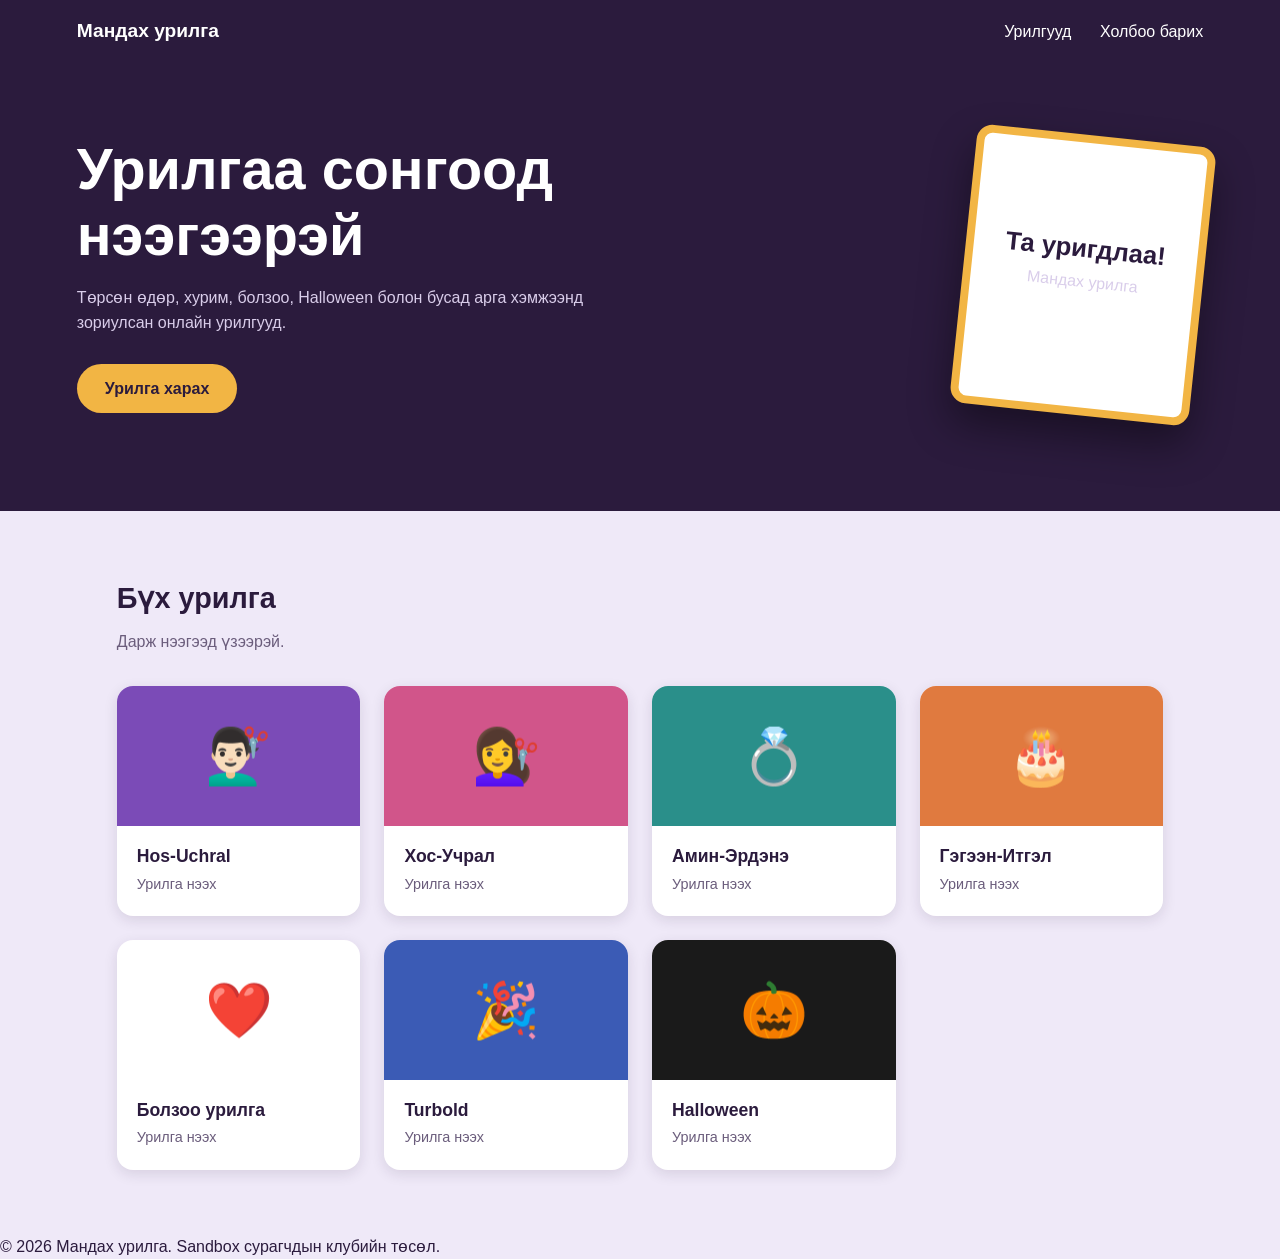
<file: index.html>
<!doctype html>
<html lang="en">

<head>
  <meta charset="UTF-8" />
  <meta name="viewport" content="width=device-width, initial-scale=1.0" />
  <title>MandakhUrilga</title>
  <link rel="stylesheet" href="indexStyle.css">
</head>

<body>
  <!-- Deed tses -->
   <header class="navbar">
      <div class="logo">Мандах урилга</div>
      <nav>
          <a href="#urilga">Урилгууд</a>
          <a href="#holboo">Холбоо барих</a>
      </nav>
   </header>

  <!-- Nuurn_heseg -->
    <section class="hero">
        <div class="hero-text">
            <h1>Урилгаа сонгоод нээгээрэй</h1>
            <p>Төрсөн өдөр, хурим, болзоо, Halloween болон бусад арга хэмжээнд зориулсан онлайн урилгууд.</p>
            <a class="btn" href="#urilga">Урилга харах</a>
        </div>
        <div class="hero-card">
          <strong>Та уригдлаа!</strong>
          <p>Мандах урилга</p>
        </div>
    </section>

  <!-- Урилгын жагсаалт  -->
   <main class="gallery" id="urilga">
    <h2>Бүх урилга</h2>
    <p>Дарж нээгээд үзээрэй.</p>

   <div class="grid">
      <a class="card" href="hosuchral.html">
        <div class="card-top sewleg">💇🏻‍♂️</div>
        <div class="card-body"><h3>Hos-Uchral</h3><span>Урилга нээх</span></div>
      </a>
    

      <a class="card" href="hosucral2.html">
        <div class="card-top sewleg2">💇‍♀️</div>
        <div class="card-body"><h3>Хос-Учрал</h3><span>Урилга нээх</span></div>
      </a>

      <a class="card" href="aminerdene.html">
        <div class="card-top hurim">💍</div>
        <div class="card-body"><h3>Амин-Эрдэнэ</h3><span>Урилга нээх</span></div>
      </a>

      <a class="card" href="gegeenitgel.html">
        <div class="card-top hb">🎂</div>
        <div class="card-body"><h3>Гэгээн-Итгэл</h3><span>Урилга нээх</span></div>
      </a>

      <a class="card" href="bolzoo-urilga%20(2).html">
        <div class="card-top bolzo">❤️</div>
        <div class="card-body"><h3>Болзоо урилга</h3><span>Урилга нээх</span></div>
      </a>

      <a class="card" href="HBurilga.html">
        <div class="card-top hb2">🎉</div>
        <div class="card-body"><h3>Turbold</h3><span>Урилга нээх</span></div>
      </a>

      <a class="card" href="halloweenParty.html">
        <div class="card-top halloween">🎃</div>
        <div class="card-body"><h3>Halloween</h3><span>Урилга нээх</span></div>
      </a>

  
    </div> 
  </main>

  <footer id="holboo">
    <p>© 2026 Мандах урилга. Sandbox сурагчдын клубийн төсөл.</p>
  </footer>
  

  <!-- <h1> Мандах Урилга</h1>
  <a href="hosuchral.html">Хос-Учрал</a><br>
  <a href="hosucral2.html">Hos-Uchral</a><br>
  <a href="aminerdene.html">Амин-Эрдэнэ</a><br>
  <a href="gegeenitgel.html">Гэгээн-Итгэл</a><br>
   <a href="bolzoo-urilga (2).html">Болзоо урилга</a><br>
   <a href="HBurilga.html">Turbold</a><br>
   <a href="halloweenParty.html">HALLOWEEN</a>
   -->

</body>

</html>
</file>
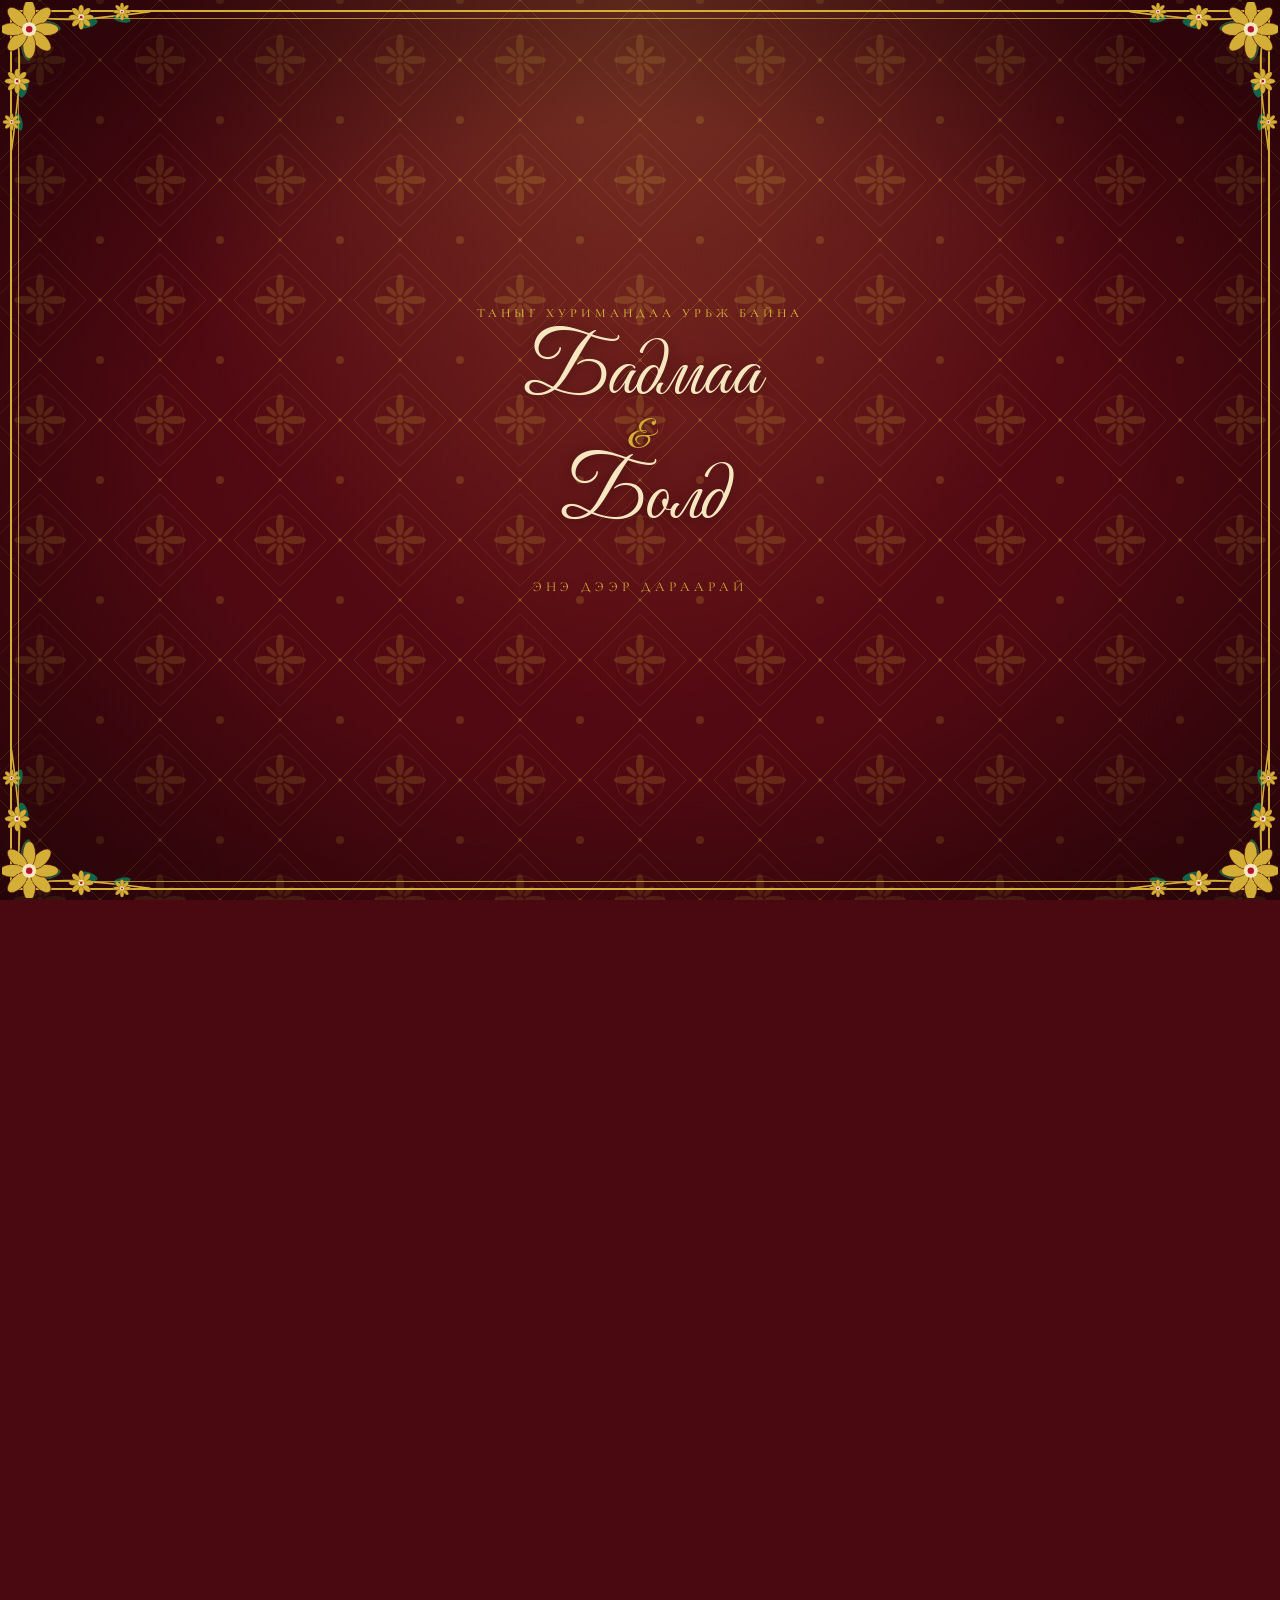
<file: aminerdene.html>
<!DOCTYPE html>
<html lang="en">

<head>
    <meta charset="utf-8">
    <meta name="viewport" content="width=device-width, initial-scale=1, viewport-fit=cover">
    <title>Hurimiin urilga</title>
    <link rel="preconnect" href="https://fonts.googleapis.com">
    <link rel="preconnect" href="https://fonts.gstatic.com" crossorigin>
    <link href="https://fonts.googleapis.com/css2?family=Cormorant+Garamond:ital,wght@0,400;0,500;0,600;1,400&family=Great+Vibes&display=swap" rel="stylesheet">
    <style>
        :root {
            --bg: #7a0f1a;
            --bg-deep: #4a0810;
            --text: #f6e7c1;
            --accent: #d4af37;
            --card: #5e0b14;
            --serif: "Cormorant Garamond", Georgia, "Times New Roman", serif;
            --script: "Great Vibes", "Snell Roundhand", "Brush Script MT", cursive;
            --pattern: url("data:image/svg+xml,%3Csvg xmlns='http://www.w3.org/2000/svg' width='120' height='120' viewBox='0 0 120 120'%3E%3Cg fill='none' stroke='%23d4af37' stroke-opacity='.24' stroke-width='1'%3E%3Cpath d='M60 0L120 60L60 120L0 60Z'/%3E%3Cpath d='M60 14L106 60L60 106L14 60Z' stroke-opacity='.14'/%3E%3Ccircle cx='60' cy='60' r='24' stroke-opacity='.12'/%3E%3C/g%3E%3Cg fill='%23d4af37' fill-opacity='.2'%3E%3Cellipse cx='60' cy='45' rx='4' ry='11'/%3E%3Cellipse cx='60' cy='75' rx='4' ry='11'/%3E%3Cellipse cx='45' cy='60' rx='11' ry='4'/%3E%3Cellipse cx='75' cy='60' rx='11' ry='4'/%3E%3Cg transform='rotate(45 60 60)'%3E%3Cellipse cx='60' cy='48' rx='2.5' ry='7'/%3E%3Cellipse cx='60' cy='72' rx='2.5' ry='7'/%3E%3Cellipse cx='48' cy='60' rx='7' ry='2.5'/%3E%3Cellipse cx='72' cy='60' rx='7' ry='2.5'/%3E%3C/g%3E%3Ccircle cx='60' cy='60' r='3.5'/%3E%3Ccircle cx='0' cy='0' r='4'/%3E%3Ccircle cx='120' cy='0' r='4'/%3E%3Ccircle cx='0' cy='120' r='4'/%3E%3Ccircle cx='120' cy='120' r='4'/%3E%3Ccircle cx='60' cy='0' r='2'/%3E%3Ccircle cx='60' cy='120' r='2'/%3E%3Ccircle cx='0' cy='60' r='2'/%3E%3Ccircle cx='120' cy='60' r='2'/%3E%3C/g%3E%3C/svg%3E");
            box-sizing: border-box;
        }

        @media (prefers-color-scheme: dark) {
            :root:not([data-theme="light"]) {
                --bg: #5e0b14;
                --bg-deep: #38060c;
                --text: #f6e7c1;
                --accent: #e6c35c;
                --card: #480810;
            }
        }

        :root[data-theme="dark"] {
            --bg: #5e0b14;
            --bg-deep: #38060c;
            --text: #f6e7c1;
            --accent: #e6c35c;
            --card: #480810;
        }

        html {
            scroll-padding-top: env(safe-area-inset-top, 0px);
        }

        html,
        body {
            height: 100%;
            margin: 0;
        }

        body {
            background-image:
                radial-gradient(ellipse at 50% 50%, transparent 50%, rgba(0, 0, 0, .5) 100%),
                radial-gradient(ellipse at 50% 0%, rgba(230, 195, 92, .22), transparent 55%),
                radial-gradient(ellipse at 50% 100%, rgba(230, 195, 92, .16), transparent 55%),
                var(--pattern),
                radial-gradient(ellipse at 50% 30%, var(--bg) 0%, var(--bg-deep) 100%);
            background-size: auto, auto, auto, 120px 120px, auto;
            background-repeat: no-repeat, no-repeat, no-repeat, repeat, no-repeat;
            background-position: center, center, center, center top, center;
            background-attachment: fixed;
            background-color: var(--bg-deep);
            color: var(--text);
            font-family: var(--serif);
            font-size: 1.15rem;
            scroll-snap-type: y proximity;
            overflow-y: auto;
        }

        body.locked {
            overflow: hidden;
        }

        section {
            position: relative;
            min-height: 100vh;
            min-height: 100svh;
            scroll-snap-align: start;
            display: flex;
            flex-direction: column;
            align-items: center;
            justify-content: center;
            text-align: center;
            padding: 4.5rem 2.2rem;
            box-sizing: border-box;
        }

        h1,
        h2 {
            font-weight: 400;
            margin: 0;
        }

        h2 {
            font-family: var(--script);
            font-size: clamp(2.4rem, 10vw, 3.4rem);
            color: var(--accent);
            margin-bottom: .2em;
        }

        p {
            max-width: 30ch;
            line-height: 1.55;
            margin: .35em 0;
        }

        .eyebrow {
            text-transform: uppercase;
            letter-spacing: .32em;
            font-size: .78rem;
            font-weight: 500;
            color: var(--accent);
        }

        .script {
            font-family: var(--script);
            color: var(--accent);
        }

        .names {
            font-family: var(--script);
            font-weight: 400;
            font-size: clamp(3.4rem, 17vw, 6rem);
            line-height: 1.05;
            margin: .15em 0;
            color: var(--text);
            text-shadow: 0 2px 14px rgba(0, 0, 0, .35);
        }

        .names .amp {
            display: block;
            font-size: .5em;
            color: var(--accent);
            line-height: 1;
        }

        .soft {
            font-style: italic;
            opacity: .9;
        }

        .big-date {
            text-transform: uppercase;
            letter-spacing: .22em;
            font-weight: 600;
            font-size: 1.05rem;
        }

        .divider {
            display: flex;
            align-items: center;
            justify-content: center;
            gap: .8rem;
            width: min(70vw, 300px);
            margin: 1.2rem auto;
        }

        .divider::before,
        .divider::after {
            content: "";
            flex: 1;
            height: 1px;
            background: linear-gradient(90deg, transparent, var(--accent));
        }

        .divider::after {
            background: linear-gradient(270deg, transparent, var(--accent));
        }

        .divider svg {
            width: 26px;
            height: 26px;
            flex: none;
        }

        .hint {
            position: absolute;
            bottom: 3.2rem;
            font-size: .75rem;
            letter-spacing: .3em;
            text-transform: uppercase;
            color: var(--accent);
            opacity: .7;
            animation: bob 2s ease-in-out infinite;
        }

        @keyframes bob {
            50% {
                transform: translateY(6px);
            }
        }

        .frame {
            position: fixed;
            inset: 0;
            z-index: 200;
            pointer-events: none;
        }

        .frame::before,
        .frame::after {
            content: "";
            position: absolute;
            border-style: solid;
            border-color: var(--accent);
        }

        .frame::before {
            inset: max(10px, env(safe-area-inset-top, 0px)) 10px 10px 10px;
            border-width: 2px;
            border-radius: 4px;
        }

        .frame::after {
            inset: max(18px, calc(env(safe-area-inset-top, 0px) + 8px)) 18px 18px 18px;
            border-width: 1px;
            opacity: .75;
        }

        .corner {
            position: absolute;
            width: min(34vw, 160px);
            height: min(34vw, 160px);
        }

        .corner.tl {
            top: 2px;
            left: 2px;
        }

        .corner.tr {
            top: 2px;
            right: 2px;
            transform: scaleX(-1);
        }

        .corner.bl {
            bottom: 2px;
            left: 2px;
            transform: scaleY(-1);
        }

        .corner.br {
            bottom: 2px;
            right: 2px;
            transform: scale(-1, -1);
        }

        .petal {
            fill: var(--accent);
            stroke: var(--bg-deep);
            stroke-width: 1;
        }

        .heart {
            fill: var(--text);
        }

        .dot {
            fill: #b3122b;
        }

        .leaf {
            fill: #0f6b4f;
            opacity: .95;
        }

        .vine {
            fill: none;
            stroke: var(--accent);
            stroke-width: 2;
            stroke-linecap: round;
        }

        .cover {
            position: fixed;
            inset: 0;
            z-index: 100;
            width: 100%;
            border: 0;
            margin: 0;
            padding: 2rem 1.5rem;
            box-sizing: border-box;
            display: flex;
            flex-direction: column;
            align-items: center;
            justify-content: center;
            text-align: center;
            color: var(--text);
            font-family: var(--serif);
            background-image:
                radial-gradient(ellipse at 50% 50%, transparent 50%, rgba(0, 0, 0, .5) 100%),
                radial-gradient(ellipse at 50% 0%, rgba(230, 195, 92, .22), transparent 55%),
                var(--pattern),
                radial-gradient(circle at 50% 40%, var(--card) 0%, var(--bg-deep) 80%);
            background-size: auto, auto, 120px 120px, auto;
            background-repeat: no-repeat, no-repeat, repeat, no-repeat;
            background-position: center, center, center top, center;
            background-color: var(--bg-deep);
            cursor: pointer;
            -webkit-tap-highlight-color: transparent;
            transition: opacity .9s ease, transform .9s ease, visibility .9s;
        }

        .cover .names {
            font-size: clamp(3rem, 15vw, 5rem);
        }

        .cover .tap {
            margin-top: 1.6rem;
            display: inline-block;
            color: var(--accent);
            text-transform: uppercase;
            letter-spacing: .32em;
            font-size: .85rem;
            animation: pulse 1.8s ease-in-out infinite;
        }

        @keyframes pulse {
            50% {
                opacity: .35;
                transform: scale(.97);
            }
        }

        .cover.open {
            opacity: 0;
            transform: scale(1.06);
            visibility: hidden;
            pointer-events: none;
        }

        .calendar {
            width: min(78vw, 300px);
            margin-top: 1.2rem;
            padding: .9rem .8rem 1rem;
            border-top: 1px solid var(--accent);
            border-bottom: 1px solid var(--accent);
        }

        .calendar .month {
            font-family: var(--script);
            font-size: 1.9rem;
            color: var(--accent);
            margin-bottom: .3rem;
        }

        .cal-grid {
            display: grid;
            grid-template-columns: repeat(7, 1fr);
            row-gap: .25rem;
            text-align: center;
            font-size: 1rem;
        }

        .cal-grid .dow {
            color: var(--accent);
            font-size: .7rem;
            letter-spacing: .1em;
            text-transform: uppercase;
            padding-bottom: .3rem;
        }

        .cal-grid .day {
            display: flex;
            align-items: center;
            justify-content: center;
            height: 2rem;
        }

        .cal-grid .day.wedding {
            position: relative;
            font-weight: 600;
            color: var(--bg-deep);
            z-index: 0;
        }

        .cal-grid .day.wedding::before {
            content: "";
            position: absolute;
            width: 2rem;
            height: 2rem;
            border-radius: 50%;
            background: var(--accent);
            box-shadow: 0 0 0 3px var(--bg-deep), 0 0 0 4px var(--accent);
            z-index: -1;
        }

        .timetable {
            width: min(82vw, 340px);
            margin-top: 1rem;
            padding: 1.2rem 1.2rem 1rem;
            border: 2px solid var(--accent);
            outline: 1px solid var(--accent);
            outline-offset: 4px;
            border-radius: 6px;
            background: rgba(0, 0, 0, .15);
        }

        .timetable h3 {
            font-family: var(--script);
            font-weight: 400;
            font-size: 2rem;
            color: var(--accent);
            margin: 0 0 .5rem;
        }

        .tt-row {
            display: grid;
            grid-template-columns: 5.2rem 1fr;
            gap: .8rem;
            align-items: baseline;
            padding: .5rem 0;
            border-top: 1px dotted var(--accent);
            text-align: left;
            font-size: 1.05rem;
        }

        .tt-row .time {
            color: var(--accent);
            font-weight: 600;
            letter-spacing: .04em;
            white-space: nowrap;
        }

        .photo-wide {
            width: min(82vw, 340px);
            aspect-ratio: 5 / 6;
            margin-top: 4rem;
            border: 2px solid var(--accent);
            outline: 1px solid var(--accent);
            outline-offset: 4px;
            border-radius: 6px;
            background: var(--card) center / cover no-repeat;
            display: flex;
            align-items: center;
            justify-content: center;
            color: var(--accent);
            font-size: .9rem;
            box-sizing: border-box;
        }

        .photo-wide.filled span {
            display: none;
        }

        .photos {
            display: flex;
            gap: 1.2rem;
            flex-wrap: wrap;
            justify-content: center;
            margin-top: .8rem;
        }

        .photo {
            width: min(38vw, 170px);
            aspect-ratio: 3 / 4;
            border-radius: 999px 999px 10px 10px;
            border: 2px solid var(--accent);
            outline: 1px solid var(--accent);
            outline-offset: 4px;
            background: var(--card) center / cover no-repeat;
            display: flex;
            align-items: center;
            justify-content: center;
            color: var(--accent);
            font-size: .9rem;
            padding: 1rem;
            box-sizing: border-box;
        }

        .photo.filled span {
            display: none;
        }

        .caption {
            margin-top: .8rem;
            font-family: var(--script);
            font-size: 1.8rem;
            color: var(--accent);
        }

        .swatches {
            display: flex;
            flex-wrap: wrap;
            justify-content: center;
            gap: .5rem .9rem;
            margin-top: .6rem;
            max-width: 24rem;
        }

        .sw {
            width: 4.2rem;
            text-align: center;
            font-size: .8rem;
            letter-spacing: .04em;
        }

        .sw i {
            display: block;
            width: 3rem;
            height: 3rem;
            margin: 0 auto .4rem;
            border-radius: 50%;
            border: 2px solid var(--accent);
            box-shadow: 0 2px 8px rgba(0, 0, 0, .35);
        }

        .sw.avoid i {
            background: linear-gradient(135deg, #fff 46%, #c0392b 46%, #c0392b 54%, #fff 54%);
        }

        .sw.avoid {
            opacity: .85;
        }

        .reveal {
            opacity: 0;
            transform: translateY(28px);
            transition: opacity .9s ease, transform .9s ease;
        }

        .reveal.visible {
            opacity: 1;
            transform: none;
        }

        .d1 {
            transition-delay: .15s;
        }

        .d2 {
            transition-delay: .3s;
        }

        .d3 {
            transition-delay: .45s;
        }

        @media (prefers-reduced-motion: reduce) {
            .reveal {
                opacity: 1;
                transform: none;
                transition: none;
            }

            .hint,
            .cover .tap {
                animation: none;
            }

            .cover {
                transition: opacity .2s ease, visibility .2s;
            }

            .cover.open {
                transform: none;
            }

            body {
                scroll-snap-type: none;
            }
        }
    </style>
</head>

<body class="locked">

    <svg width="0" height="0" style="position:absolute" aria-hidden="true">
        <defs>
            <symbol id="flower" viewBox="-50 -50 100 100">
                <g>
                    <ellipse class="petal" cx="0" cy="-26" rx="10" ry="20" />
                    <ellipse class="petal" cx="0" cy="-26" rx="10" ry="20" transform="rotate(45)" />
                    <ellipse class="petal" cx="0" cy="-26" rx="10" ry="20" transform="rotate(90)" />
                    <ellipse class="petal" cx="0" cy="-26" rx="10" ry="20" transform="rotate(135)" />
                    <ellipse class="petal" cx="0" cy="-26" rx="10" ry="20" transform="rotate(180)" />
                    <ellipse class="petal" cx="0" cy="-26" rx="10" ry="20" transform="rotate(225)" />
                    <ellipse class="petal" cx="0" cy="-26" rx="10" ry="20" transform="rotate(270)" />
                    <ellipse class="petal" cx="0" cy="-26" rx="10" ry="20" transform="rotate(315)" />
                    <circle class="heart" r="11" />
                    <circle class="dot" r="5" />
                </g>
            </symbol>
            <symbol id="garland" viewBox="0 0 200 200">
                <path class="vine" d="M12 12 C 60 28, 110 22, 185 12" />
                <path class="vine" d="M12 12 C 28 60, 22 110, 12 185" />
                <ellipse class="leaf" cx="62" cy="30" rx="12" ry="5" transform="rotate(20 62 30)" />
                <ellipse class="leaf" cx="108" cy="27" rx="12" ry="5" transform="rotate(-18 108 27)" />
                <ellipse class="leaf" cx="150" cy="21" rx="11" ry="4.5" transform="rotate(12 150 21)" />
                <ellipse class="leaf" cx="30" cy="62" rx="5" ry="12" transform="rotate(-20 30 62)" />
                <ellipse class="leaf" cx="27" cy="108" rx="5" ry="12" transform="rotate(18 27 108)" />
                <ellipse class="leaf" cx="21" cy="150" rx="4.5" ry="11" transform="rotate(-12 21 150)" />
                <use href="#flower" x="-6" y="-6" width="80" height="80" />
                <use href="#flower" x="82" y="2" width="34" height="34" />
                <use href="#flower" x="2" y="82" width="34" height="34" />
                <use href="#flower" x="138" y="0" width="24" height="24" />
                <use href="#flower" x="0" y="138" width="24" height="24" />
            </symbol>
        </defs>
    </svg>

    <div class="frame" aria-hidden="true">
        <svg class="corner tl"><use href="#garland" /></svg>
        <svg class="corner tr"><use href="#garland" /></svg>
        <svg class="corner bl"><use href="#garland" /></svg>
        <svg class="corner br"><use href="#garland" /></svg>
    </div>

    <button class="cover" id="cover" type="button" aria-label="Tap to open the invitation">
        <span class="eyebrow">Таныг хуримандаа урьж байна</span>
        <div class="names">Бадмаа <span class="amp">&amp;</span> Болд</div>
        <span class="tap">Энэ дээр дараарай</span>
    </button>

    <section>
        <p class="eyebrow reveal">Бидний онцгой мөч</p>
        <p class="soft reveal d1"> Аз жаргалын гэрч болж, баяр баясгалангийн мөчийг бидэнтэй хамт хуваалцана гэдэгт итгэн, Таныг хүрэлцэн ирэхийг хүндэтгэн хүсье.</p>
        <div class="names reveal d2">Бадмаа <span class="amp">&amp;</span> Болд</div>
        <div class="divider reveal d3"><svg aria-hidden="true"><use href="#flower" /></svg></div>
        <p class="big-date reveal d3">Бямба гараг · 6 сарын 12 · 2027</p>
        <span class="hint">доошоо</span>
    </section>

    <section>
        <h2 class="reveal">Аз жаргалтай хосууд</h2>
        <div class="photos reveal d1">
            <div>
                <div class="photo" id="photoBadma"><span>Зураг</span></div>
                <div class="caption">Бадмаа</div>
            </div>
            <div>
                <div class="photo" id="photoBold"><span>Зураг</span></div>
                <div class="caption">Болд</div>
            </div>
        </div>
    </section>

    <section>
        <h2 class="reveal">Хэзээ &amp; Хаана</h2>
        <div class="divider reveal d1"><svg aria-hidden="true"><use href="#flower" /></svg></div>
        <p class="big-date reveal d1">Бямба гараг, 6 сарын 12, 2027</p>
        <p class="reveal d2">Өдрийн 4 цагт</p>
        <div class="divider reveal d2"><svg aria-hidden="true"><use href="#flower" /></svg></div>
        <p class="script reveal d3" style="font-size:2rem;max-width:none">хаяг</p>
        <p class="reveal d3">энд хаяг оруулна</p>

        <div class="calendar reveal d3" aria-label="June 2027, the wedding is on Saturday the 12th">
            <div class="month">6 сар 2027</div>
            <div class="cal-grid">
                <div class="dow">Su</div><div class="dow">Mo</div><div class="dow">Tu</div><div class="dow">We</div><div class="dow">Th</div><div class="dow">Fr</div><div class="dow">Sa</div>
                <div></div><div></div>
                <div class="day">1</div><div class="day">2</div><div class="day">3</div><div class="day">4</div><div class="day">5</div>
                <div class="day">6</div><div class="day">7</div><div class="day">8</div><div class="day">9</div><div class="day">10</div><div class="day">11</div><div class="day wedding">12</div>
                <div class="day">13</div><div class="day">14</div><div class="day">15</div><div class="day">16</div><div class="day">17</div><div class="day">18</div><div class="day">19</div>
                <div class="day">20</div><div class="day">21</div><div class="day">22</div><div class="day">23</div><div class="day">24</div><div class="day">25</div><div class="day">26</div>
                <div class="day">27</div><div class="day">28</div><div class="day">29</div><div class="day">30</div>
            </div>
        </div>
    </section>

    <section>
        <h2 class="reveal">Хувцаслалт</h2>
        <p class="big-date reveal d1">Албан ёсны</p>
        <p class="soft reveal d1">Энэ өнгөнүүдээс сонгоорой<br>Цагаан өнгө болохгүй</p>
        <div class="swatches reveal d2">
            <div class="sw"><i style="background:navy"></i></div>
            <div class="sw"><i style="background:rgb(65, 3, 3)"></i></div>
            <div class="sw"><i style="background:lightblue"></i></div>
            <div class="sw"><i style="background:#1C0A00"></i></div>
            <div class="sw"><i style="background:#1e3a8a"></i></div>
            <div class="sw"><i style="background:#6b3fa0"></i></div>
            <div class="sw avoid"><i></i>Цагаан болохгүй</div>
        </div>

        <div class="timetable reveal d3">
            <h3>Цагийн хуваарь</h3>
            <div class="tt-row"><span class="time">3:30 PM</span><span>Хүлээн авалт</span></div>
            <div class="tt-row"><span class="time">4:00 PM</span><span>Хуримын ёслол</span></div>
            <div class="tt-row"><span class="time">4:45 PM</span><span>Зураг авалт &amp; Оргилуун дарс</span></div>
            <div class="tt-row"><span class="time">6:00 PM</span><span>Оройн зоог</span></div>
            <div class="tt-row"><span class="time">7:30 PM</span><span>Бүжиг</span></div>
            <div class="tt-row"><span class="time">8:30 PM</span><span>Баярын бялуу</span></div>
            <div class="tt-row"><span class="time">10:30 PM</span><span>Зочдыг үдэх</span></div>
        </div>

        <div class="photo-wide reveal d3" id="photoWide"><span>Зураг</span></div>
    </section>

    <!-- 5. Closing -->
    <section>
        <div class="divider reveal"><svg aria-hidden="true"><use href="#flower" /></svg></div>
        <p class="soft reveal d1">Таныг хүрэлцэн ирэхийг тэсэн ядан хүлээе</p>
    </section>

    <script>
        const io = new IntersectionObserver((entries) => {
            entries.forEach((e) => {
                if (e.isIntersecting) {
                    e.target.classList.add('visible');
                    io.unobserve(e.target);
                }
            });
        }, { threshold: 0.2 });

        const ANNA_PHOTO = "";
        const TOMAS_PHOTO = "";
        const WIDE_PHOTO = ""; 
        function setPhoto(id, src) {
            if (!src) return; // 
            const frame = document.getElementById(id);
            frame.style.backgroundImage = 'url("' + src + '")';
            frame.classList.add('filled');
        }
        setPhoto('photoAnna', ANNA_PHOTO);
        setPhoto('photoTomas', TOMAS_PHOTO);
        setPhoto('photoWide', WIDE_PHOTO);

        const cover = document.getElementById('cover');
        cover.addEventListener('click', () => {
            cover.classList.add('open');
            document.body.classList.remove('locked');
            window.scrollTo(0, 0);
            setTimeout(() => {
                document.querySelectorAll('.reveal').forEach((el) => io.observe(el));
            }, 250);
        }, { once: true });
    </script>
</body>

</html>
</file>
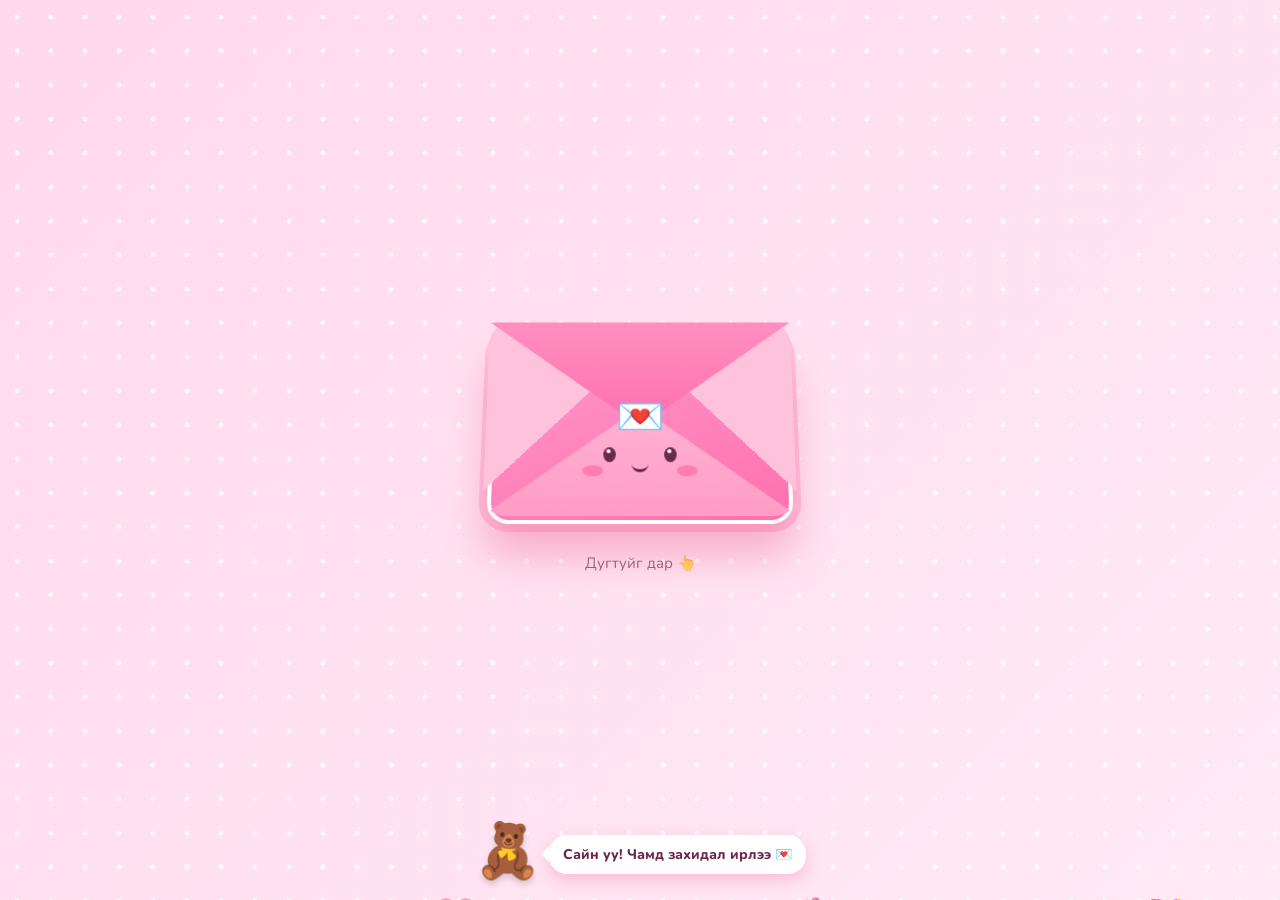
<file: bolzoo-urilga (2).html>
<!DOCTYPE html>
<html lang="mn">
<head>
<meta charset="UTF-8">
<meta name="viewport" content="width=device-width, initial-scale=1">
<link rel="preconnect" href="https://fonts.googleapis.com"><link href="https://fonts.googleapis.com/css2?family=Nunito:wght@600;800;900&family=Comfortaa:wght@700&display=swap" rel="stylesheet">
<title>Болзооны урилга 💌</title>
<style>
  /* ====== ЭНД ӨӨРИЙН МЭДЭЭЛЛЭЭ ӨӨРЧИЛНӨ (HTML доторх текстүүдийг өөрчил) ====== */
  :root { --pink:#ff7eb6; --pink2:#ffc2dc; --cream:#fff4f8; --red:#e8457c; --ink:#6b2a4a; }
  * { box-sizing:border-box; margin:0; padding:0; }
  html,body { height:100%; }
  body {
    font-family:"Segoe UI",system-ui,sans-serif; color:var(--ink);
    background: radial-gradient(circle at 20% 20%, #ffe3ef, transparent 50%),
                radial-gradient(circle at 80% 80%, #ffd0e6, transparent 50%), #ffeaf3;
    display:flex; align-items:center; justify-content:center; overflow:hidden;
    perspective:1200px;
  }
  .hearts { position:fixed; inset:0; pointer-events:none; overflow:hidden; }
  .hearts span { position:absolute; bottom:-40px; animation:rise linear infinite; opacity:.7; }
  @keyframes rise { to { transform:translateY(-110vh) rotate(40deg); opacity:0; } }

  .scene { transform-style:preserve-3d; transition:transform .15s ease-out; text-align:center; }
  .hint { margin-top:26px; font-size:15px; opacity:.7; animation:pulse 1.6s infinite; }
  @keyframes pulse { 50% { transform:scale(1.08); } }

  /* Дугтуй */
  .envelope { position:relative; width:300px; height:200px; margin:0 auto; cursor:pointer;
    transform-style:preserve-3d; transform:rotateX(18deg); animation:float 3s ease-in-out infinite; }
  @keyframes float { 50% { transform:rotateX(18deg) translateY(-12px); } }
  .env-back { position:absolute; inset:0; background:var(--pink); border-radius:14px;
    box-shadow:0 30px 40px rgba(232,69,124,.35), 0 0 0 3px #fff inset; }
  .env-front { position:absolute; inset:0; border-radius:14px; z-index:3; overflow:hidden;
    transform:translateZ(30px); pointer-events:none;
    background:
      linear-gradient(135deg, var(--pink2) 50%, transparent 50%) left/50% 100% no-repeat,
      linear-gradient(225deg, var(--pink2) 50%, transparent 50%) right/50% 100% no-repeat; }
  .env-front::after { content:""; position:absolute; left:0; right:0; bottom:0; height:55%;
    background:linear-gradient(0deg,#ff9cc6,#ffb3d3); clip-path:polygon(0 100%,50% 0,100% 100%); }
  .flap { position:absolute; left:0; top:0; width:100%; height:110px; z-index:4;
    transform-origin:top; transform:translateZ(31px); transition:transform .7s, z-index 0s .35s;
    background:linear-gradient(180deg,#ff8fc0,#ff6fae); clip-path:polygon(0 0,100% 0,50% 100%);
    filter:drop-shadow(0 4px 4px rgba(0,0,0,.15)); }
  .seal { position:absolute; left:50%; top:78px; z-index:5; transform:translate(-50%,0) translateZ(40px);
    font-size:34px; transition:opacity .3s; }
  .envelope.open .flap { transform:translateZ(31px) rotateX(180deg); z-index:1; }
  .envelope.open .seal { opacity:0; }
  .envelope.open { animation:none; }

  /* Карт */
  .card { position:absolute; left:15px; top:10px; width:270px; z-index:2;
    background:var(--cream); border-radius:16px; padding:22px 18px; text-align:center;
    box-shadow:0 10px 30px rgba(232,69,124,.3), 0 0 0 3px var(--pink2) inset;
    transform:translateZ(15px); transition:transform .9s .5s cubic-bezier(.3,1.4,.5,1); }
  .envelope.open .card { transform:translateZ(60px) translateY(calc(var(--lift,210px) * -1)) rotate(-2deg) scale(1.06); }
  .envelope.open.ready .card { transition:transform .5s cubic-bezier(.3,1.4,.5,1); }
  .card .emoji { font-size:42px; animation:bob 1.6s infinite; display:inline-block; }
  @keyframes bob { 50% { transform:translateY(-6px) rotate(8deg); } }
  .card h1 { font-size:22px; margin:6px 0; color:var(--red); }
  .card p { font-size:14px; line-height:1.5; margin:4px 0; }
  .info { margin:10px 0; padding:8px; background:#ffe3ef; border-radius:12px; font-size:14px; font-weight:600; }
  .btns { display:flex; gap:10px; justify-content:center; margin-top:10px; position:relative; height:42px; }
  button { border:0; border-radius:999px; padding:10px 20px; font-size:15px; font-weight:700; cursor:pointer;
    box-shadow:0 5px 0 rgba(0,0,0,.15); transition:transform .1s; }
  button:active { transform:translateY(3px); box-shadow:0 2px 0 rgba(0,0,0,.15); }
  .yes { background:var(--red); color:#fff; }
  .no { background:#fff; color:var(--ink); position:relative; }

  .envelope:not(.open) .card { pointer-events:none; }
  .envelope.open { margin-top:calc(var(--lift,210px) + 10px); transition:margin-top .5s; }
  .envelope.open .env-back, .envelope.open .env-front { filter:saturate(1.1); }

  .win { position:fixed; inset:0; display:none; align-items:center; justify-content:center; flex-direction:column;
    background:rgba(255,234,243,.95); z-index:50; text-align:center; font-size:26px; color:var(--red); font-weight:800; }
  .win .big { font-size:90px; animation:bob 1s infinite; }
  .win.show { display:flex; }

  .grid { display:grid; grid-template-columns:repeat(3,1fr); gap:8px; margin:10px 0; }
  .tile { background:#fff; border-radius:14px; padding:8px 2px; font-size:12px; font-weight:700; cursor:pointer;
    box-shadow:0 4px 0 var(--pink2); transition:transform .15s, background .15s; user-select:none; }
  .tile b { display:block; font-size:26px; }
  .tile:hover { transform:translateY(-4px) rotate(-3deg); }
  .tile.sel { background:var(--pink); color:#fff; box-shadow:0 4px 0 var(--red); transform:scale(1.08); }
  .chips { display:flex; flex-wrap:wrap; gap:6px; justify-content:center; margin:6px 0; }
  .chip { background:#fff; border-radius:999px; padding:6px 12px; font-size:13px; font-weight:700; cursor:pointer; box-shadow:0 3px 0 var(--pink2); }
  .chip.sel { background:var(--red); color:#fff; }
  .step { font-size:12px; opacity:.6; margin-bottom:2px; }
  .win { padding:20px; }
  .win small { font-size:16px; color:var(--ink); font-weight:500; margin-top:10px; line-height:1.6; }
  .win button { margin-top:16px; }

  /* ====== БҮҮР ХӨӨРХӨН ====== */
  body { font-family:"Nunito","Segoe UI",system-ui,sans-serif;
    background:
      radial-gradient(circle, rgba(255,255,255,.7) 2px, transparent 3px) 0 0/34px 34px,
      linear-gradient(135deg,#ffd9ec,#ffeaf6,#e8dcff,#d8f1ff,#ffd9ec);
    background-size:34px 34px,400% 400%; animation:bg 14s ease infinite; }
  @keyframes bg { 0%,100% { background-position:0 0,0% 50%; } 50% { background-position:0 0,100% 50%; } }
  h1 { font-family:"Comfortaa","Nunito",sans-serif; }

  .env-back { background:linear-gradient(160deg,#ff9ccb,#ff6fae); border-radius:22px; box-shadow:0 30px 40px rgba(232,69,124,.35),0 0 0 4px #fff inset,0 0 0 8px #ffc2dc; }
  .env-front { border-radius:22px; }
  .flap { filter:drop-shadow(0 5px 5px rgba(180,40,100,.25)); }
  .seal { font-size:38px; animation:beat 1.2s infinite; }
  @keyframes beat { 0%,100% { transform:translate(-50%,0) translateZ(40px) scale(1); } 50% { transform:translate(-50%,0) translateZ(40px) scale(1.2); } }

  /* Дугтуйн хөөрхөн царай */
  .face { position:absolute; left:50%; bottom:22px; transform:translateX(-50%) translateZ(45px); z-index:6; width:110px; height:46px; pointer-events:none; transition:opacity .3s; }
  .face i { position:absolute; top:4px; width:12px; height:15px; background:#6b2a4a; border-radius:50%; animation:blink 4s infinite; }
  .face i::after { content:""; position:absolute; top:2px; left:3px; width:4px; height:4px; background:#fff; border-radius:50%; }
  .face i:nth-child(1) { left:20px; } .face i:nth-child(2) { right:20px; }
  .face u { position:absolute; top:22px; width:20px; height:11px; background:#ff5c9a; border-radius:50%; opacity:.55; }
  .face u:nth-of-type(1) { left:0; } .face u:nth-of-type(2) { right:0; }
  .face em { position:absolute; left:50%; top:20px; width:16px; height:9px; margin-left:-8px; border-bottom:3px solid #6b2a4a; border-radius:0 0 16px 16px; }
  @keyframes blink { 0%,92%,100% { transform:scaleY(1); } 95% { transform:scaleY(.1); } }
  .envelope.open .face { opacity:0; }

  /* Карт */
  .card { border-radius:26px; background:linear-gradient(180deg,#fffafc,#fff0f6); box-shadow:0 12px 30px rgba(232,69,124,.3),0 0 0 4px #fff inset,0 0 0 7px #ffc2dc inset; }
  .card::before { content:"🎀"; position:absolute; top:-22px; left:50%; transform:translateX(-50%) rotate(-6deg); font-size:40px; filter:drop-shadow(0 3px 2px rgba(0,0,0,.15)); }
  .card h1 { text-shadow:0 2px 0 #fff, 0 3px 6px rgba(232,69,124,.25); }
  .card::after { content:"✨"; position:absolute; right:12px; top:12px; animation:twinkle 1.5s infinite; }
  @keyframes twinkle { 50% { transform:scale(1.5) rotate(20deg); opacity:.5; } }
  button { font-family:inherit; font-size:16px; border-radius:999px; box-shadow:0 5px 0 rgba(0,0,0,.15), 0 8px 14px rgba(232,69,124,.25); }
  .yes { background:linear-gradient(180deg,#ff7aa8,#e8457c); animation:wiggle 2s infinite; }
  .yes:disabled { animation:none; }
  @keyframes wiggle { 0%,85%,100% { transform:rotate(0); } 90% { transform:rotate(-4deg) scale(1.06); } 95% { transform:rotate(4deg) scale(1.06); } }
  .tile { border-radius:18px; } .tile.sel { animation:pop .4s; }
  @keyframes pop { 50% { transform:scale(1.25); } }
  .info { border:2px dashed #ff9cc6; background:#fff; }

  /* Баавгай */
  #mascot { position:fixed; bottom:12px; left:50%; transform:translateX(-50%); display:flex; align-items:flex-end; gap:8px; z-index:20; pointer-events:none; width:max-content; max-width:92vw; }
  #mascot .bear { font-size:54px; animation:hop 1.4s infinite; filter:drop-shadow(0 4px 3px rgba(0,0,0,.15)); }
  @keyframes hop { 0%,100% { transform:translateY(0) rotate(-4deg); } 50% { transform:translateY(-14px) rotate(4deg); } }
  #mascot .bubble { position:relative; background:#fff; border-radius:18px; padding:10px 14px; font-size:14px; font-weight:800; box-shadow:0 6px 16px rgba(232,69,124,.25); margin-bottom:14px; animation:bubble .4s; }
  #mascot .bubble::before { content:""; position:absolute; left:-8px; bottom:12px; border:8px solid transparent; border-right-color:#fff; border-left:0; }
  @keyframes bubble { from { transform:scale(.3); opacity:0; } }
  .win { background:linear-gradient(135deg,#ffe3ef,#e8dcff,#d8f1ff); }
  .win .big { font-size:110px; }
  .tile { display:flex; flex-direction:column; align-items:center; justify-content:center; min-height:62px; padding:6px 2px; line-height:1.15; }
  .tile b { font-size:24px; margin-bottom:2px; }
  .tile.sel::after { content:"💗"; position:absolute; top:-8px; right:-4px; font-size:15px; }
  .flap,.seal,.face { pointer-events:none; }
  .tile { position:relative; }
  .back { background:#fff; color:var(--ink); padding:10px 16px; }
  .info { line-height:1.7; font-size:13px; text-align:left; }
  /* ====== КАРТ: 3D-ээс гарсан, энгийн 2D (бүх товч найдвартай дардаг) ====== */
  .card { position:fixed; left:50%; top:50%; width:min(92vw,330px); z-index:30; transition:none;
    transform:translate(-50%,-50%); visibility:hidden; opacity:0; pointer-events:none; }
  .card.show { visibility:visible; opacity:1; pointer-events:auto; animation:rise .9s .45s cubic-bezier(.3,1.4,.5,1) both; }
  @keyframes rise { from { opacity:0; transform:translate(-50%,-10%) scale(.25) rotate(-10deg); } to { opacity:1; transform:translate(-50%,-50%) scale(1) rotate(0); } }
  #body { max-height:calc(100vh - 230px); overflow-y:auto; overflow-x:hidden; padding:8px 6px; }
  .scene { transition:transform .15s ease-out, opacity .7s; cursor:pointer; padding:30px; }
  .scene.gone { cursor:default; }
  .scene.gone { opacity:0; pointer-events:none; }
</style>
</head>
<body>
<div class="hearts" id="hearts"></div>

<div class="scene" id="scene">
  <div class="envelope" id="env">
    <div class="env-back"></div>
    <div class="env-front"></div>
    <div class="flap"></div>
    <div class="face"><i></i><i></i><u></u><u></u><em></em></div>
    <div class="seal">💌</div>
  </div>
  <div class="hint" id="hint">Дугтуйг дар 👆</div>
</div>

<div class="card" id="card"><div id="body"></div></div>

<div id="mascot"><div class="bear">🧸</div><div class="bubble" id="say">Сайн уу! Чамд захидал ирлээ 💌</div></div>

<div class="win" id="win"><div class="big">🥰</div><div id="winTxt"></div><button class="yes" id="copy">Мессеж хуулах 📋</button><button class="back" id="again">Дахин эхлэх 🔄</button></div>

<script>
  const env = document.getElementById('env'), hint = document.getElementById('hint');
  document.getElementById('scene').addEventListener('click', () => { if (env.classList.contains('open')) return; env.classList.add('open'); hint.style.display = 'none'; say('Оо! Уншаад үз дээ 🥰'); document.getElementById('card').classList.add('show'); setTimeout(() => scene.classList.add('gone'), 1800); });
  const say = t => { const b = document.getElementById('say'); b.textContent = t; b.style.animation='none'; b.offsetWidth; b.style.animation=''; };

  // 3D налуу (хулгана / утасны хөдөлгөөн)
  const scene = document.getElementById('scene');
  addEventListener('mousemove', e => {
    const x = (e.clientX / innerWidth - .5) * 24, y = (e.clientY / innerHeight - .5) * -24;
    scene.style.transform = `rotateY(${x}deg) rotateX(${y}deg)`;
  });

  // ====== АЛХАМУУД: хаана, юу хийх, юу идэх, яаж очих, хэзээ, хувцас ======
  const Q = [
    {t:'Хаана уулзах вэ? 📍', key:'place', multi:false, say:'Хаашаа явмаар байна? 🥺',
     o:[['☕','Кафе'],['🎬','Кино театр'],['🍕','Ресторан'],['🌳','Парк'],['🎳','Боулинг'],['🎤','Караоке'],['🧁','Амттангийн газар'],['🛍️','Дэлгүүр'],['🌄','Уул, байгаль']]},
    {t:'Юу хийх вэ? 🎈', sub:'олныг сонгож болно', key:'act', multi:true, say:'Олныг сонго, бүгдийг нь хийе 😆',
     o:[['🎬','Кино үзэх'],['📸','Зураг авах'],['🚶','Алхах'],['🎮','Тоглоом'],['🎶','Дуу сонсох'],['💬','Ярилцах'],['🎁','Бэлэг солилцох'],['🎡','Хөтөч, шоу'],['🤭','Хөгжилтэй юм']]},
    {t:'Юу идэж уух вэ? 🍰', sub:'олныг сонгож болно', key:'food', multi:true, say:'Өлсчихлөө, ам тангатай ирээрэй 🤤',
     o:[['☕','Кофе'],['🧋','Бубл ти'],['🥟','Бууз'],['🍕','Пицца'],['🍣','Суши'],['🍰','Амттан'],['🍦','Зайрмаг'],['🍜','Гоймон'],['🍓','Жимс']]},
    {t:'Яаж очих вэ? 🚗', key:'how', multi:false, say:'Замдаа аюулгүй шүү 🚦',
     o:[['🚗','Би очиж авна'],['🚕','Таксиор'],['🚌','Автобусаар'],['🚶','Алхаж'],['🛴','Скүүтерээр'],['🤷','Чи шийд']]},
    {t:'Ямар хувцастай вэ? 👗', key:'vibe', multi:false, say:'Юу өмсөхөө ярилцъя 👀',
     o:[['👕','Тухтай'],['🎀','Хөөрхөн'],['✨','Гоё, тансаг'],['🧸','Өөрийнхөөрөө']]},
  ];
  const steps = [Q[0], Q[1], Q[2], Q[3], 'when', Q[4]];
  const days = ['Баасан','Бямба','Ням','Даваа'];
  const times = ['12:00','14:00','17:00','19:00','21:00'];
  const pick = { place:'', act:[], food:[], how:'', vibe:'', day:'Бямба', time:'19:00' };
  const body = document.getElementById('body');
  const copyText = t => { try { if (navigator.clipboard && window.isSecureContext) return navigator.clipboard.writeText(t); } catch (e) {}
    const a = document.createElement('textarea'); a.value = t; a.style.cssText = 'position:fixed;opacity:0'; document.body.appendChild(a); a.select();
    try { document.execCommand('copy'); } catch (e) {} a.remove(); };
  const ico = (q, n) => (Q[q].o.find(x => x[1] === n) || [''])[0];
  const fit = () => {};
  

  document.getElementById('again').onclick = () => {
    Object.assign(pick, { place:'', act:[], food:[], how:'', vibe:'', day:'Бямба', time:'19:00' });
    document.getElementById('win').classList.remove('show'); document.getElementById('copy').textContent = 'Мессеж хуулах 📋'; step1();
  };

  function step1() { document.querySelectorAll('.no').forEach(x => x.remove());
    say('Сайн уу! Чамд захидал ирлээ 💌');
    body.innerHTML = `
      <div class="emoji">🧸💖</div>
      <h1>Чамайг болзоонд урьж байна!</h1>
      <p>Нэг л өдөр чамтай хамт цагийг<br>хөгжилтэй өнгөрүүлмээр байна 🌸</p>
      <div class="btns"><button class="yes" id="yes">Тэгье! 💕</button><button class="no" id="no">Үгүй 🙈</button></div>`;
    document.getElementById('yes').onclick = () => go(0);
    const no = document.getElementById('no');
    const sad = ['Яагаад үгүй гэж... 🥺','Гуйя, нэг л удаа 🥹','Баавгай уйлчихлаа 😭','Тэгье дээ 💕','Чи дарж чадахгүй 😝'];
    let n = 0;
    const flee = e => { e.preventDefault(); e.stopPropagation(); say(sad[n++ % sad.length]);
      if (no.parentElement !== document.body) document.body.appendChild(no); no.style.position='fixed'; no.style.zIndex=99;
      no.style.left = Math.random()*(innerWidth-100)+'px'; no.style.top = Math.random()*(innerHeight-50)+'px'; };
    no.onmouseenter = flee; no.ontouchstart = flee; no.onclick = flee;
    fit();
  }

  function go(i) { document.querySelectorAll('.no').forEach(x => x.remove());
    if (i >= steps.length) return summary();
    const st = steps[i], total = steps.length;
    const back = `<button class="back" id="back">←</button>`;
    const nextBtn = (dis) => `<button class="yes" id="next" ${dis ? 'disabled style="opacity:.5"' : ''}>Үргэлжлүүлэх →</button>`;
    if (st === 'when') {
      say('Ямар цагт чөлөөтэй вэ? ⏰');
      body.innerHTML = `
        <div class="step">${i+1} / ${total}</div>
        <h1>Хэзээ тохирох вэ? 🕖</h1>
        <p>Өдөр</p><div class="chips" id="d">${days.map(d => `<span class="chip ${d===pick.day?'sel':''}">${d}</span>`).join('')}</div>
        <p>Цаг</p><div class="chips" id="t">${times.map(t => `<span class="chip ${t===pick.time?'sel':''}">${t}</span>`).join('')}</div>
        <div class="btns">${back}${nextBtn(false)}</div>`;
      const bind = (id, key) => body.querySelectorAll('#'+id+' .chip').forEach(c => c.onclick = () => {
        body.querySelectorAll('#'+id+' .chip').forEach(x => x.classList.remove('sel'));
        c.classList.add('sel'); pick[key] = c.textContent; burst(c); });
      bind('d','day'); bind('t','time');
    } else {
      say(st.say);
      body.innerHTML = `
        <div class="step">${i+1} / ${total}${st.sub ? ' · ' + st.sub : ''}</div>
        <h1>${st.t}</h1>
        <div class="grid">${st.o.map(([e,n]) => `<div class="tile ${[].concat(pick[st.key]).includes(n)?'sel':''}" data-n="${n}"><b>${e}</b>${n}</div>`).join('')}</div>
        <div class="btns">${back}${nextBtn(![].concat(pick[st.key]).filter(Boolean).length)}</div>`;
      const nx = document.getElementById('next');
      body.querySelectorAll('.tile').forEach(t => t.onclick = () => {
        const n = t.dataset.n;
        if (st.multi) { const a = pick[st.key], k = a.indexOf(n); k < 0 ? a.push(n) : a.splice(k, 1); t.classList.toggle('sel'); }
        else { body.querySelectorAll('.tile').forEach(x => x.classList.remove('sel')); t.classList.add('sel'); pick[st.key] = n; }
        const has = [].concat(pick[st.key]).filter(Boolean).length > 0;
        nx.disabled = !has; nx.style.opacity = has ? 1 : .5; burst(t);
      });
    }
    document.getElementById('next').onclick = () => go(i + 1);
    const bk = document.getElementById('back'); if (bk) bk.onclick = () => i > 0 ? go(i - 1) : step1();
    fit();
  }

  function summary() {
    say('Бүгд бэлэн боллоо! 🎉');
    const lines = [
      `📍 ${ico(0,pick.place)} ${pick.place}`,
      `🎈 ${pick.act.map(a => ico(1,a)+' '+a).join(', ')}`,
      `🍰 ${pick.food.map(f => ico(2,f)+' '+f).join(', ')}`,
      `🚗 ${ico(3,pick.how)} ${pick.how}`,
      `📅 ${pick.day} · 🕖 ${pick.time}`,
      `👗 ${ico(4,pick.vibe)} ${pick.vibe}`,
    ];
    body.innerHTML = `
      <div class="emoji">🎉</div>
      <h1>Болзооны төлөвлөгөө</h1>
      <div class="info">${lines.join('<br>')}</div>
      <div class="btns"><button class="back" id="back">←</button><button class="yes" id="ok">Баталгаажуулах 💘</button></div>`;
    document.getElementById('back').onclick = () => go(steps.length - 1);
    document.getElementById('ok').onclick = () => {
      const msg = `Болзоо баталгаажлаа! 💘\n` + lines.join('\n');
      document.getElementById('winTxt').innerHTML = `Яг л мэдэж байсан!<br><small>${lines.join('<br>')}<br>Уулзъя 💘</small>`;
      document.getElementById('copy').onclick = e => { copyText(msg); e.target.textContent = 'Хуулагдлаа ✅'; };
      document.getElementById('win').classList.add('show');
      for (let i = 0; i < 30; i++) burst(document.body);
    };
    fit();
  }

  // Жижиг зүрхний дэлбэрэлт
  function burst(el) {
    const r = el.getBoundingClientRect ? el.getBoundingClientRect() : {left:innerWidth/2,top:innerHeight/2,width:0,height:0};
    for (let i=0;i<6;i++) {
      const s = document.createElement('span'); s.textContent = ['💖','✨','💕'][i%3];
      s.style.cssText = `position:fixed;left:${r.left+r.width/2}px;top:${r.top+r.height/2}px;z-index:99;pointer-events:none;font-size:18px;transition:all .8s ease-out;`;
      document.body.appendChild(s);
      requestAnimationFrame(() => { s.style.transform = `translate(${(Math.random()-.5)*160}px,${(Math.random()-.5)*160}px) scale(1.4)`; s.style.opacity = 0; });
      setTimeout(() => s.remove(), 900);
    }
  }
  step1();

  // Хулганы араас зүрх
  let last = 0;
  addEventListener('mousemove', e => { const t = Date.now(); if (t - last < 90) return; last = t;
    const s = document.createElement('span'); s.textContent = ['💗','✨','🌸'][Math.random()*3|0];
    s.style.cssText = `position:fixed;left:${e.clientX}px;top:${e.clientY}px;font-size:14px;pointer-events:none;z-index:98;transition:all .9s ease-out;`;
    document.body.appendChild(s);
    requestAnimationFrame(() => { s.style.transform = 'translateY(30px) scale(.4)'; s.style.opacity = 0; });
    setTimeout(() => s.remove(), 900); });

  // Хөвөх зүрхнүүд
  const h = document.getElementById('hearts'), icons = ['💖','💗','💕','🌸','✨','🧸'];
  for (let i = 0; i < 22; i++) {
    const s = document.createElement('span');
    s.textContent = icons[i % icons.length];
    s.style.left = Math.random() * 100 + '%';
    s.style.fontSize = 14 + Math.random() * 22 + 'px';
    s.style.animationDuration = 6 + Math.random() * 8 + 's';
    s.style.animationDelay = -Math.random() * 10 + 's';
    h.appendChild(s);
  }
</script>
</body>
</html>
</file>
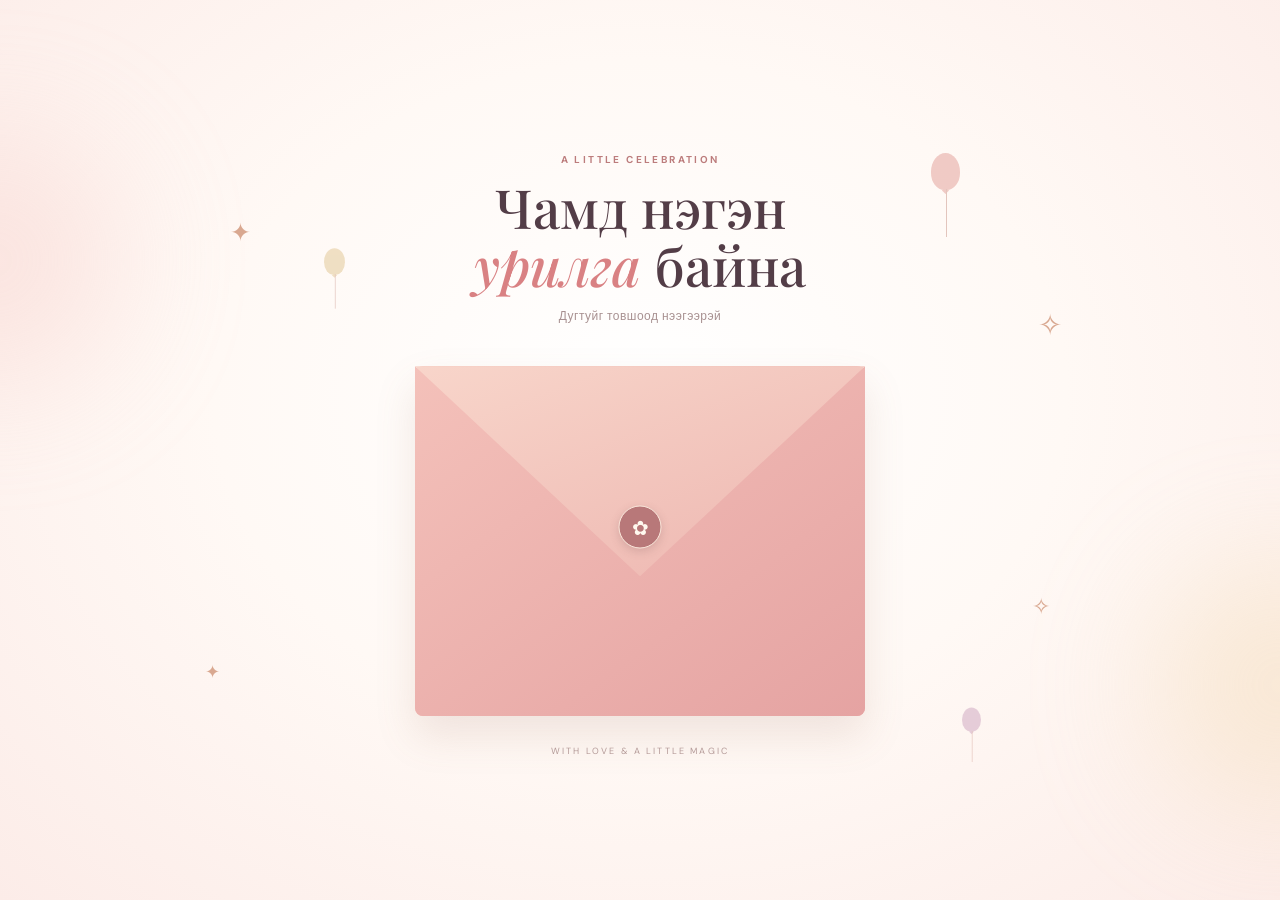
<file: gegeenitgel.html>
<!doctype html>
<html lang="mn">
<head>
  <meta charset="utf-8">
  <meta name="viewport" content="width=device-width, initial-scale=1">
  <meta name="theme-color" content="#fff5f1">
  <title>Төрсөн өдрийн урилга</title>
  <link rel="stylesheet" href="styledesign.css">
</head>
<body>
  <main class="scene">
    <div class="glow glow-one"></div><div class="glow glow-two"></div>
    <span class="sparkle sparkle-one">✦</span><span class="sparkle sparkle-two">✧</span>
    <span class="sparkle sparkle-three">✦</span><span class="sparkle sparkle-four">✧</span>
    <span class="balloon balloon-one"></span><span class="balloon balloon-two"></span>
    <span class="balloon balloon-three"></span>

    <header class="intro">
      <p class="eyebrow">A LITTLE CELEBRATION</p>
      <h1>Чамд нэгэн<br><em>урилга</em> байна</h1>
      <p class="hint">Дугтуйг товшоод нээгээрэй</p>
    </header>

    <input class="open-toggle" type="checkbox" id="open-invite">
    <section class="envelope-wrap" aria-label="Төрсөн өдрийн урилга">
      <div class="letter">
        <div class="letter-inner">
          <span class="letter-kicker">YOU ARE INVITED</span>
          <span class="tiny-flower">✿</span>
          <h2>Төрсөн өдрийн<br><em>баярт урья!</em></h2>
          <div class="divider"><span>✦</span></div>
          <p class="letter-copy" id="date">12-р сарын 31, 18:00</p>
          <p class="letter-copy">Инээд хөөр, дурсамж дүүрэн<br>нэгэн өдрийг хамтдаа өнгөрүүлье.</p>
          <p class="letter-footer">Хайртай шүү ♡</p>
            <div id="countdown"></div>
          <script>
            const eventDate = new Date("2026-12-31T18:00:00");
              const box = document.getElementById("countdown");

              setInterval(() => {
                const diff = eventDate - new Date();
                if (diff <= 0) {
                  box.textContent = "Арга хэмжээ эхэллээ!";
                  return;
                }
                const days = Math.floor(diff / (1000 * 60 * 60 * 24));
                const hours = Math.floor((diff / (1000 * 60 * 60)) % 24);
                const mins = Math.floor((diff / (1000 * 60)) % 60);
                const secs = Math.floor((diff / 1000) % 60);
                box.textContent = `${days} өдөр ${hours} цаг ${mins} мин ${secs} сек`;
              }, 1000);
          </script>
        </div>
      </div>
      <div class="envelope-back"></div>
      <div class="envelope-front"></div>
      <div class="envelope-flap"></div>
      <label class="seal" for="open-invite" aria-label="Урилгыг нээх"><span>✿</span></label>
      <label class="tap-area" for="open-invite" aria-label="Дугтуйг нээх"></label>
    </section>

    <p class="bottom-note">WITH LOVE & A LITTLE MAGIC</p>
    <div class="confetti" aria-hidden="true">
      <i>✦</i><i>✧</i><i>♥</i><i>✦</i><i>✿</i><i>✧</i><i>♥</i><i>✦</i><i>✧</i><i>✿</i>
    </div>
  </main>
</body>
</html>
</file>
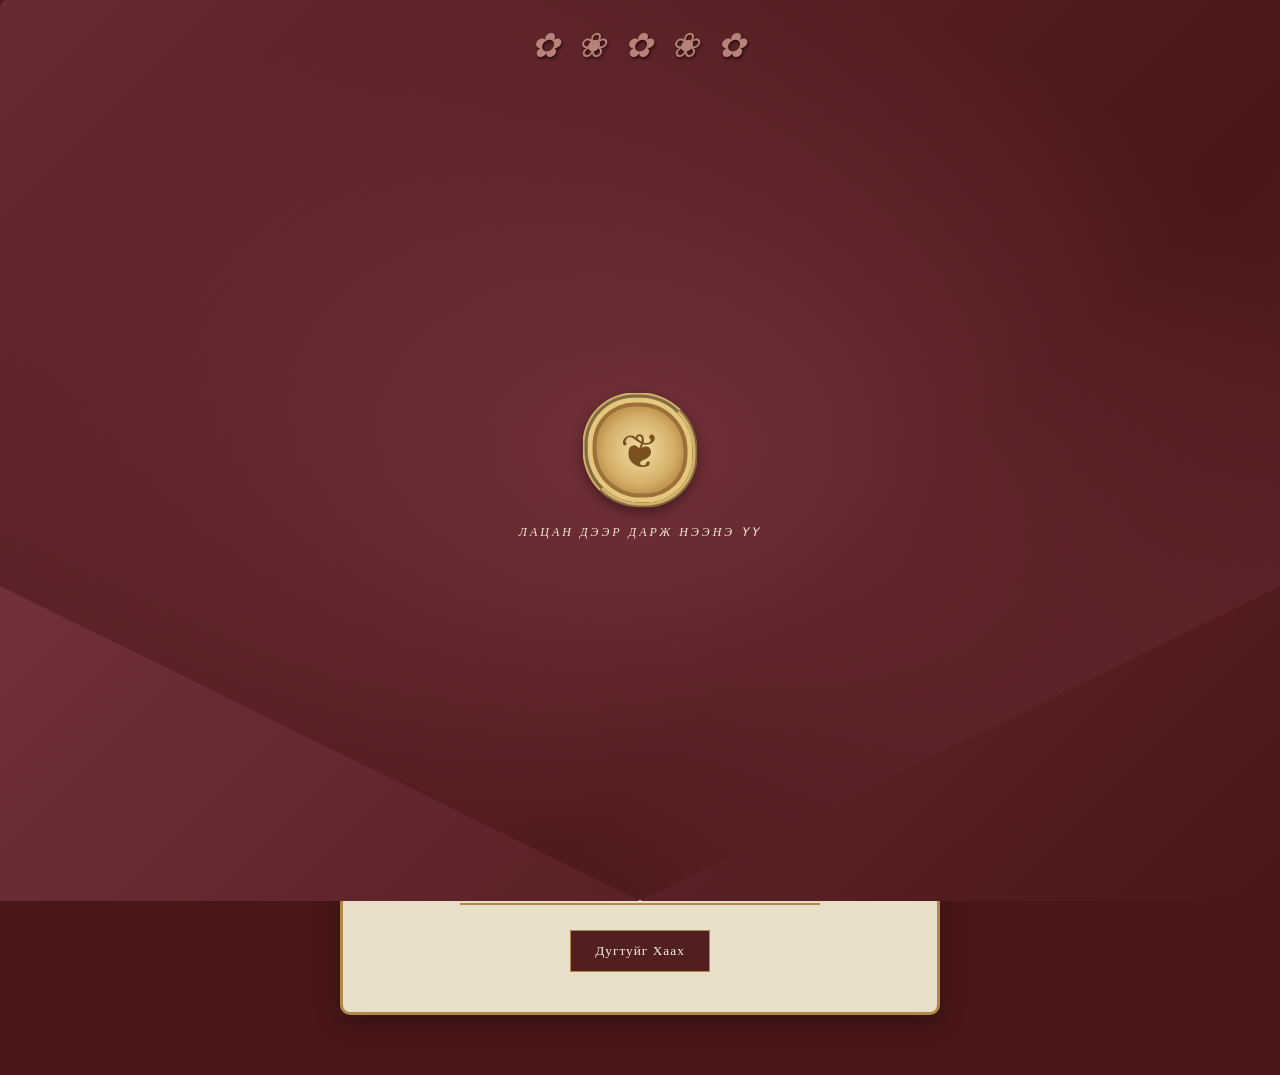
<file: HBurilga.html>
<!DOCTYPE html>
<html lang="mn">
<head>
    <meta charset="UTF-8">
    <title>Төрсөн өдрийн урилга</title>
    <link href="https://fonts.googleapis.com/css2?family=Great+Vibes&family=Playfair+Display&display=swap" rel="stylesheet">

    <style>
        * {
            box-sizing: border-box;
        }
        body {
            background-color: #4A1718;
            font-family: Georgia, serif;
            margin: 0;
            padding: 20px;
            min-height: 100vh;
        }
        .header {
            text-align: center;
            margin: 10px 0 25px;
            font-style: italic;
            color: #E9DECA;
        }
        header h1 {
            font-size: clamp(28px, 6vw, 42px);
        }
        .scene {
            width: 100%;
            max-width: 600px;
            margin: 0 auto;
            perspective: 1200px;
        }

        .invitation {
            background-color: #E9DECA;
            color: #511F20;
            max-width: 600px;
            margin: 40px auto;
            padding: 40px;
            text-align: center;
            border: 3px solid #B08A45;
            border-radius: 10px;
            box-shadow: 0 8px 25px #00000050;
            overflow: hidden;
            
        }

        h1 {
            color: #D5B16A;
            font-family: 'Great Vibes', cursive;
            font-size: clamp(42px, 9vw, 62px);
            font-weight: normal;
        }
        h2 {
           font-family: 'Playfair Display', serif;
           letter-spacing: 6px;
           color: #F7F0E4;
        }

        p {
            line-height: 1.8;
            color: #F7F0E4;
        }
        .gold-line {
            width: 70%;
            margin: 25px auto;
            border: 1px solid #B08A45;
        }
        .envelope-flap {
            position: absolute;
            inset: 0;
            z-index: 5;
            background:
                radial-gradient(ellipse at center, #713139, transparent 75%),
                linear-gradient(135deg, #672A31, #4A1718 65%, #672A31);
            transform-origin: top center;
            transform-style: preserve-3d;
            backface-visibility: hidden;
            transition: transform 1.3s ease, opacity 1s ease;
            border-radius: 7px;
        }
        .envelope-flap:after {
            content: "";
            position: absolute;
            left: 0;
            bottom: -1px;
            width: 100%;
            height: 35%;
            background: linear-gradient(135deg, #713139, #4A1718);
            clip-path: polygon(0 0, 50% 100%, 100% 0, 100% 100%, 0 100%);
        }
        .envelope-flap:before {
            content: "✿   ❀   ✿   ❀   ✿";
            position: absolute;
            top: 25px;
            left: 0;
            width: 100%;
            text-align: center;
            color: #B78378;
            font-size: clamp(20px, 5vw, 34px);
            letter-spacing: 5px;
            text-shadow: 1px 2px 3px #290d10;
        }
        .seal {
            
            position: absolute;
            z-index: 10;
            top: 50%;
            left: 50%;
            transform: translate(-50%, -50%);
            width: 115px;
            height: 115px;
            border-radius: 45% 50% 45% 50%;
            border: 5px ridge #D5B16A;
            background:
                radial-gradient(circle, #F5DDA0 0%, #D5B16A 45%,
                #A87834 75%, #E8C87E 100%);
            box-shadow:
                0 5px 12px #21090B80,
                inset 0 0 0 5px #E6C77E,
                inset 0 0 0 9px #9B7139;
            color: #79501F;
            font-size: 48px;
            cursor: pointer;
            display: flex;
            justify-content: center;
            align-items: center;
            transition: opacity .5s, transform .7s;
        }
    
        .seal:hover {
            transform: translate(-50%, -50%) scale(1.1);

        }
        .hint {
            position: absolute;
            z-index: 11;
            top: calc(50% + 75px);
            left: 0;
            width: 100%;
            text-align: center;
            color: #F2E7D5;
            font-size: 12px;
            letter-spacing: 3px;
            pointer-events: none;
        }
        .scene.open .envelope-flap {
            transform: rotateX(180deg);
            opacity: 0;
            pointer-events: none;
        }
        .scene.open .seal {
            opacity: 0;
            transform: translate(-50%, -50%) scale(1.7) rotate(30deg);
            pointer-events: none;
        }

        .scene.open .hint {
            opacity: 0;
        }
        .open-button {
            display: block;
            margin: 25px auto 0;
            padding: 12px 24px;
            color: #F7F0E4;
            background: #511F20;
            border: 1px solid #B08A45;
            cursor: pointer;
            font-family: Georgia, serif;
            letter-spacing: 1px;
        }

        .open-button:hover {
            background: #8F2528;
        }

        @media (max-width: 480px) {
            .invitation {
                padding: 35px 15px;
                min-height: 540px;
            }

            .seal {
                width: 95px;
                height: 95px;
                font-size: 40px;
            }
        }


    </style>
    <header style="text-align: center; margin-top: 20px; font-style: italic;">
        <h1 style="color: #E9DECA;">Төрсөн өдрийн урилга</h1>
        
        <div class = "invitation">
            
            <h1>You're Invited!</h1>
            <div class="gold-line"></div>
            <p>JOIN US TO CELEBRATE THE</p>
            <h2> BIRTHDAY </h2>
            <p> OF</p>
            <h1> Таны нэр </h1>
            <div class="gold-line"></div>
            <p>✿ &nbsp; ЦАГ &nbsp; ✿</p>
            <p> 9:00 PM</p>
            <p>✿ &nbsp; ОГНОО &nbsp; ✿</p>
            <p>2026 оны 12-р сарын 12</p>
            <div class="gold-line"></div>
            <p>✿ &nbsp; ХАЯГ &nbsp; ✿</p>
            <p>Shangri-La Hotel</p>
            <div class="gold-line"></div>
            <button class = "open-button" id="closeBtn">Дугтуйг Хаах</button>

        </div>
        <div class ="envelope-flap" id="flap"></div>
        <button class="seal" id="seal" aria-label="Урилгыг нээх">
          ❦
        </button>
        <div class="hint" id="hint"> ЛАЦАН ДЭЭР ДАРЖ НЭЭНЭ ҮҮ</div>

    </div>
    



        </div>
    <script>
        const scene = document.querySelector('.scene');
        const seal = document.getElementById('seal');
        const closeBtn = document.getElementById('closeBtn');
        seal.addEventListener('click', function() {
            scene.classList.add('open');
        });
        closeBtn.addEventListener('click', function() {
            scene.classList.remove('open');
        });
    </script>
    </header>
</head>

<body>
    
</body>
</html>
</file>
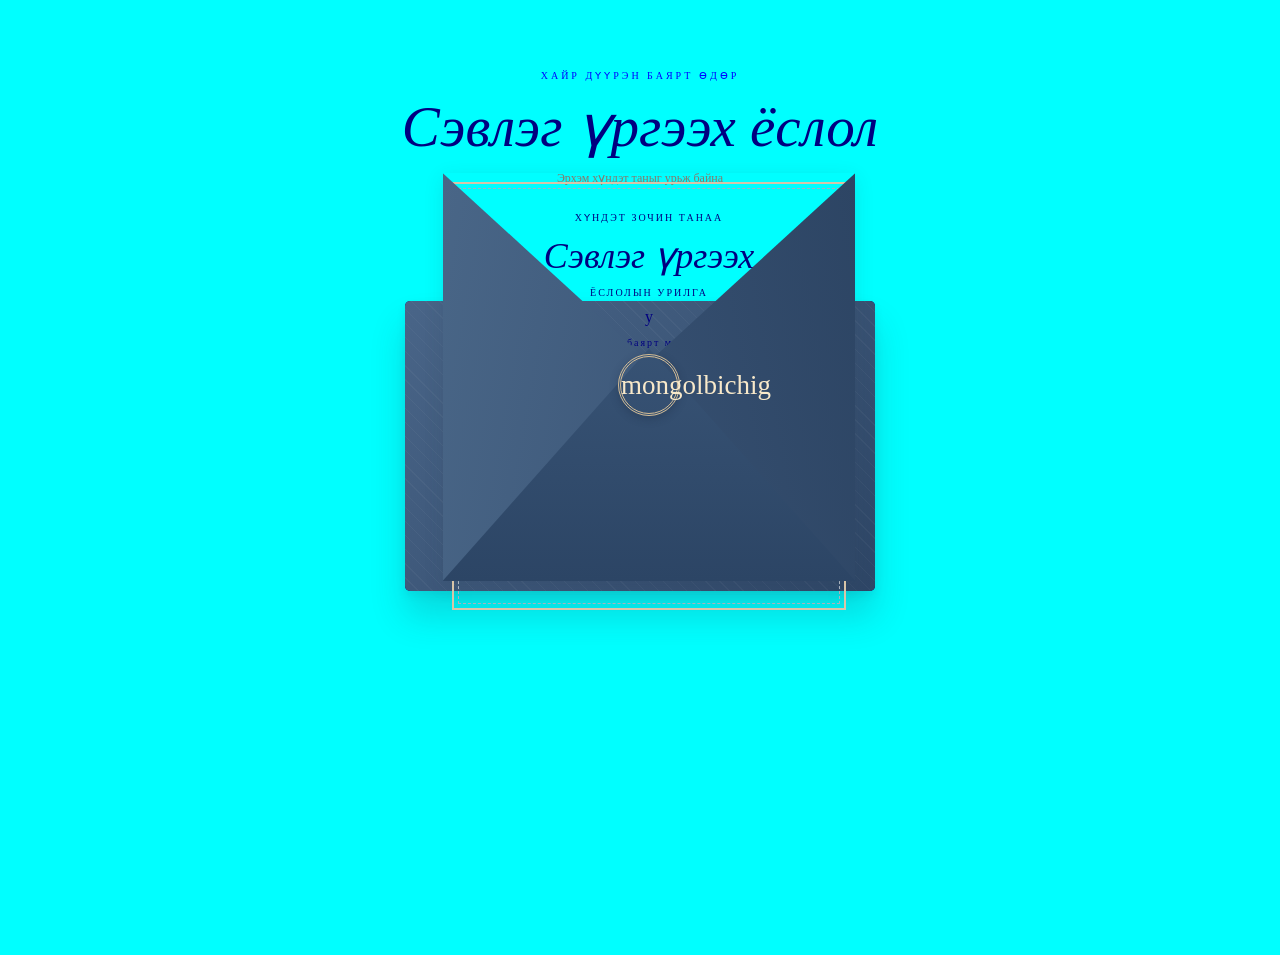
<file: hosuchral.html>
<!DOCTYPE html>
<html lang="en">

<head>
    <meta charset="UTF-8">
    <meta name="viewport" content="width=device-width, initial-scale=1.0">
    <title>Сэвлэг үргээх ёслолын урилга</title>
    <style>
        . {
            box-sizing: border-box;
        }

        html {
            scroll-behavior: smooth;
        }

        body {
            margin: 0;
            background: aqua;
            color: navy;
            font-family: Georgia, serif;

        }

        button {
            font-family: inherit;
        }

        .huudasniiorgon {
            width: 100%;
            max-width: 1100px;
            margin: auto;
            overflow: hidden;
            background: radial-gradient(circle at 10% 20%, #fffdf8, 0, transparent 40%),
                linear-gradient(180deg, #f9f2e8, #f3e7d8);

        }

        .ehniiheseg {
            position: relative;
            min-height: 850px;
            padding: 60px 20px 45px;
            text-align: center;
            overflow: hidden;
            background: radial gradient(circle at 0% 30%, #ffffff 0, transparent 35%),
                radial-gradient(circle at 100% 70%, #e4d8c7 0, transparent 35%);
        }

        .jijiggarchig {
            font-size: 10px;
            letter-spacing: 3px;
            color: blue;
        }

        .mongol {
            margin: 12px auto;
            font-size: 35px;
            color: blue;
        }


        .ehniiheseg h1 {
            margin: 12px 0 0;
            font-family: Georgia, serif;
            font-size: clamp(34px, 6vw, 57px);
            font-style: italic;
            font-weight: 400;
        }

        .welcome {
            margin: 12px 0 0;
            color: #87786b;
            font-size: 12px;
        }

        .dugtuiniibairlal {
            display: flex;
            justify-content: center;
            perspective: 1200px;
            padding: 0 12px;
        }

        .dugtui {
            position: absolute;
            isolation: isolate;
            width: min(86vw, 470px);
            height: 290px;
            margin-top: 115px;
            background: navy;
            border-radius: 5px;
            box-shadow: 0 25px 35px #263b5230,
                0 4px 10px #263b5215;
        }

        .dugtuiniiariinheseg {
            position: absolute;
            inset: 0;
            z-index: 0;
            border-radius: 5px;
            background: repeating-linear-gradient(45deg,
                    transparent 0 9px,
                    #ffffff09 9px 10px),
                linear-gradient(135deg, #496588, #2e4666);
        }

        .urilgiindotorcard {
            position: absolute;
            z-index: 2;
            left: 8%;
            bottom: 10px;
            width: 84%;
            height: 390px;
            padding: 9px;
            background: var(--paper);
            box-shadow: 0 5px 18px #293c5220;
            transition: transform 1.2s ease,
                bottom 1.2s ease;
        }

        .cardniihuree {
            position: relative;
            height: 100%;
            padding: 17px 12px;
            border: 2px solid #d8c5a8;
            outline: 1px dashed #a9b2bd;
            outline-offset: -7px;
            background: radial-gradient(circle at 0 0,
                    #e7edf4 0,
                    transparent 25%),
                var(--paper);
        }

        .cardniihuree::before,
        .cardniihuree::before {
            content: "";
            position: absolute;
            color: var(--blue);
            font-size: 21px;
            opacity: 0.75;
        }

        .cardniihuree::before {
            top: 5px;
            left: 10px;
        }

        .cardniihuree::after {
            right: 10px;
            bottom: 5px;
        }

        .cardniibichwer {
            margin: 3px 0 8px;
            font-size: 9px;
            letter-spacing: 2px;
        }

        .chimeglel {
            margin: 4px;
            color: var(--gold);
            font-size: 24px;
        }

        .cardniihuree h2 {
            margin: 0;
            font-family: "Cormorant Garamond", Georgia, serif;
            font-size: clamp(25px, 5vw, 36px);
            font-weight: 400;
            font-style: italic;
        }

        .cardniihuree h3 {
            margin: 4px, 0;
            font-size: 10px;
            letter-spacing: 2px;
            font-weight: 400;
        }

        .divider {
            /*Tusgaarlagch*/
            margin: 8px auto;
            color: var(--gold);

        }

        .cardniibichwer {
            max-width: 300px;
            margin: 8px auto;
            font-size: 10px;
            line-height: 1.8;
            color: var(--text);
        }

        .huuhdiinner {
            margin: 9px auto;
            font-family: "Cormorant Garamond", Georgia, serif;
            font-size: 29px;
            font-style: italic;
            color: var(--blue);

        }

        .card-date,
        .card-time,
        .card-place {
            margin: 5px 0;
            font-size: 10px;
            color: var(--text);
        }

        .gerbuliinner {
            margin-top: 8px;
            font-size: 9px;
            font-styles: italic;
        }

        .bottom-ornament {
            font-size: 20px;
        }

        /*Dugtuinii hajuu*/
        .fold-left,
        .fold-right,
        .fold-bottom,

        .dugtuindeedhawtas {
            /*Dugtuin deed hawtas*/
            position: absolute;
            inset: 0;
            pointer-events: none;
        }

        .fold-left {
            z-index: 3;
            background: linear-gradient(100deg, #496687, #354e70);
            clip-path: polygon(0 0, 54% 50%, 0 100%);
        }

        .fold-right {
            z-index: 3;
            background: linear-gradient(260deg, #2d4564, #3d587b);
            clip-path: polygon(100% 0, 46% 50%, 100% 100%);
        }

        .fold-bottom {
            z-index: 4;
            background: linear-gradient(0deg, #2c4565, #405d80);
            clip-path: polygon(0 100%, 50% 43%, 100% 100%);
        }

        .dugtuiniideedhawtas {
            z-index: 6;
            background: repeating-linear-gradient(135deg,
                    transparent 0 10px,
                    #ffffff08 10px 11px),
                linear-gradient(145deg,
                    #4c698c,
                    #304968);
            clip-path: polygon(0 0, 100% 0, 50% 65%);
            transform-orign: top center;
            transition: transform 0.85s case;
            backface-visibility: hidden;
        }

        /*Dugtuinii tor*/
        .dugtuiniitor {
            content: "";
            position: absolute;
            z-index: 5;
            left: 2%;
            top: 5%;
            width: 96%;
            height: 90%;
            border: 1px solid #d8c4ac;
            pointer-events: none;
            opacity: 0.75;
        }

        .lats {
            position: absolute;
            z-index: 7;
            top: 52%;
            left: 50%;
            width: 56px;
            height: 56px;
            display: grid;
            place-items: center;
            transform: translate(-50%, -50%);
            border: 3px double #d4bd96;
            border-radius: 50%;
            background: radial-gradient(circe, #6f8eae, #304968);
            box-shadow: 0 3px 8px #192b4050;
            color: #f8e9ca;
            font-size: 27px;
            transition: opacity 0.3s;

        }

        .dugtuigneehuyd {
            transform: rotateX(180deg);
            z-index: 1;
        }
    </style>
</head>

<body>
    <main class="website">
        <!--ЭХНИЙ ХЭСЭГ:ДУГТУЙ-->
        <section class="ehniiheseg">
            <p class="jijiggarchig">ХАЙР ДҮҮРЭН БАЯРТ ӨДӨР</p>
            <div class="mongol"></div>
            <h1> Сэвлэг үргээх ёслол</h1>
            <p class="welcome">Эрхэм хүндэт таныг урьж байна</p>
            <!--Дугтуйн зураглал-->
            <div class="dugtuiniibairlal">
                <div class="dugtui" id="dugtui">
                    <!--Дугтуйн арын хэсэг -->
                    <div class="dugtuiniiariinheseg"> </div>
                    <article class="urilgiindotorcard">
                        <div class="cardniihuree">
                            <p class="cardniibichwer">ХҮНДЭТ ЗОЧИН ТАНАА</p>
                            <div class="chimeglel"> </div>
                            <h2>Сэвлэг үргээх</h2>
                            <h3> ЁСЛОЛЫН УРИЛГА</h3>
                            <div class="divider"> y</div>
                            <p class="cardniibichwer">Сэвлэг үргээх баярт мөчийг хамтдаа тэмдэглэхээр эрхэм таныг
                                хүрэлцэн ирэхийг урьж байна</p>
                            <p class="huuhdiinner"> болд</p>
                            <p class="card-date">Огноо</p>
                            <p class="card-time">Цаг</p>
                            <p class="card-place">Газар</p>
                            <div class=></div>"
                            <div class="ornament bottom-ornament"> y</div>
                            <p class="gerbuliinner"> Гэр бүл</p>
                        </div>
                        <!--Dugtuinii hajuu-->
                        <div class="fold-left"></div>
                        <div class="fold-right"></div>
                        <div class="fold-bottom"></div>
                        <!--Dugtuinii deed hawtas-->
                        <div class="dugtuiniideedhawtas"></div>
                        <div class="lats"> <span> mongolbichig</span></div>



</body>

</html>
</file>
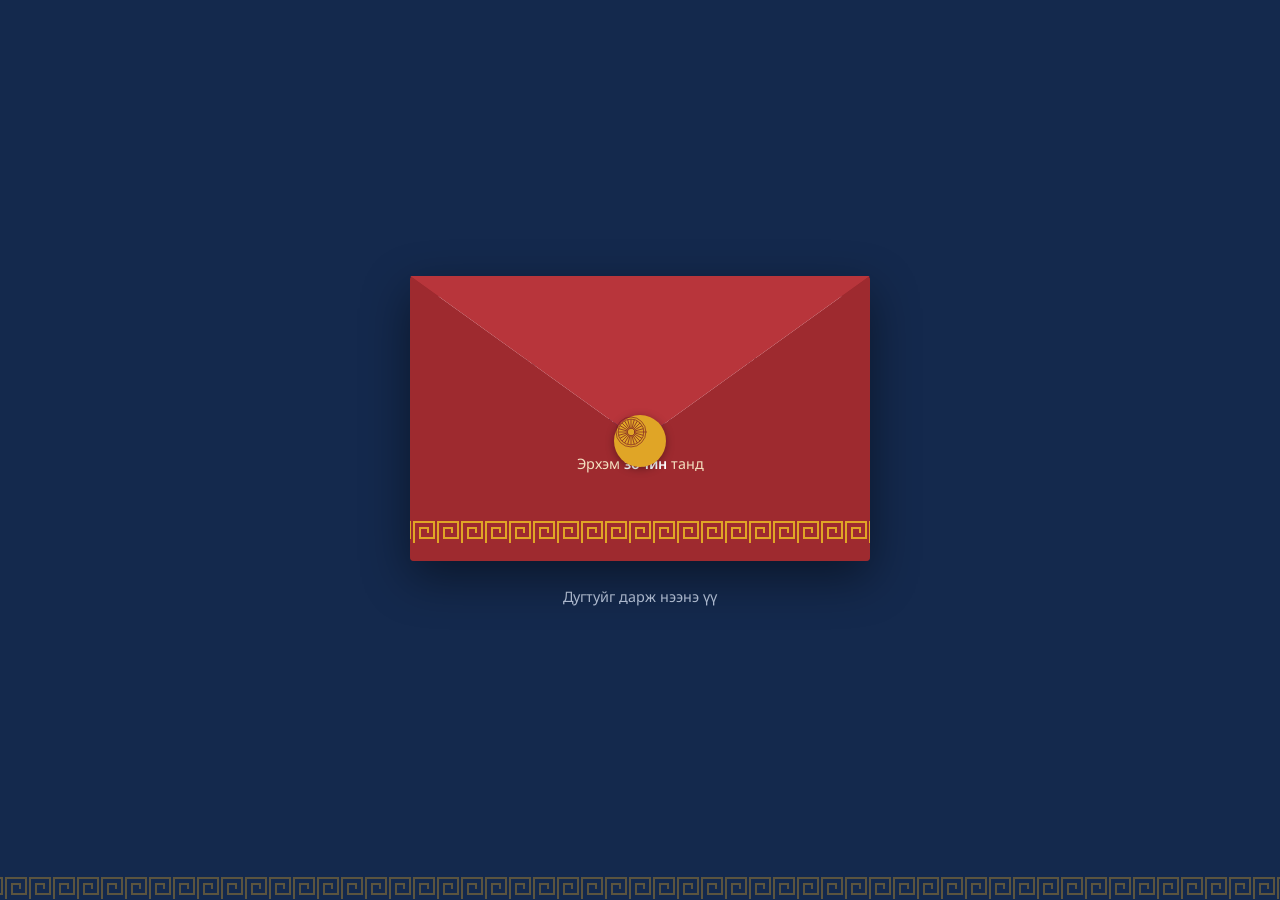
<file: hosucral2.html>
<!DOCTYPE html>
<html lang="mn">

<head>
    <meta charset="UTF-8">
    <meta name="viewport" content="width=device-width, initial-scale=1, viewport-fit=cover">
    <title>Сэвлэг үргээх ёслолын урилга</title>
    <link rel="preconnect" href="https://fonts.googleapis.com">
    <link rel="preconnect" href="https://fonts.gstatic.com" crossorigin>
    <link
        href="https://fonts.googleapis.com/css2?family=Noto+Sans:wght@400;500;600&family=Noto+Serif:wght@400;600;700&display=swap"
        rel="stylesheet">
    <style>
        :root {
            --night: #14294d;
            --red: #9e2a2f;
            --red-dark: #7d1f24;
            --red-light: #b8353b;
            --gold: #e0a526;
            --khee-gold: url("data:image/svg+xml,%3Csvg xmlns='http://www.w3.org/2000/svg' width='24' height='24' viewBox='0 0 24 24'%3E%3Cpath d='M2 22V2h20v16H8V8h8v4' fill='none' stroke='%23e0a526' stroke-width='2' stroke-linecap='square'/%3E%3C/svg%3E");
            --blue: #1f3f93;
            --blue-dark: #14296b;
            --blue-light: #2c52b5;
            --paper: #f8f9ff;
            --ink: #232b3d;
            --muted: #5b6783;
            --line: #cfd7ec;
            --w: min(92vw, 460px);
            --h: calc(var(--w) * 0.62);
            --cloud: url("data:image/svg+xml,%3Csvg xmlns='http://www.w3.org/2000/svg' viewBox='0 0 160 90'%3E%3Cpath fill='%23e4e9f6' d='M26 76C8 76 4 52 24 48C20 28 46 18 60 32C68 10 106 10 114 34C140 28 156 52 140 68C134 76 124 76 118 76Z'/%3E%3Cg fill='none' stroke='%23f7f9ff' stroke-width='3' stroke-linecap='round'%3E%3Cpath d='M62 52c0-10 16-10 16 0c0 8-10 8-10 2'/%3E%3Cpath d='M98 56c0-8 12-8 12 0c0 6-8 6-8 1'/%3E%3C/g%3E%3C/svg%3E");
            --pattern: url("data:image/svg+xml,%3Csvg xmlns='http://www.w3.org/2000/svg' width='80' height='56' viewBox='0 0 80 56'%3E%3Cg fill='none' stroke='%23d9e0f2' stroke-width='1.2' stroke-linecap='round'%3E%3Cpath id='c' d='M8 24c-6 0-7-8-1-9c0-7 9-9 13-4c3-5 12-3 12 4c5 0 6 9 0 9z'/%3E%3Cpath d='M16 19c0-4 7-4 7 0c0 3-4 3-4 1'/%3E%3Cg transform='translate(40 28)'%3E%3Cpath d='M8 24c-6 0-7-8-1-9c0-7 9-9 13-4c3-5 12-3 12 4c5 0 6 9 0 9z'/%3E%3Cpath d='M16 19c0-4 7-4 7 0c0 3-4 3-4 1'/%3E%3C/g%3E%3C/g%3E%3C/svg%3E");
            --khee: url("data:image/svg+xml,%3Csvg xmlns='http://www.w3.org/2000/svg' width='24' height='24' viewBox='0 0 24 24'%3E%3Cpath d='M2 22V2h20v16H8V8h8v4' fill='none' stroke='%23b9c8ee' stroke-width='2' stroke-linecap='square'/%3E%3C/svg%3E");
            --sans: "Noto Sans", system-ui, -apple-system, "Segoe UI", Arial, sans-serif;
            --serif: "Noto Serif", Georgia, "Times New Roman", serif;
        }

        * {
            box-sizing: border-box;
        }

        html,
        body {
            height: 100%;
        }

        body {
            margin: 0;
            background: var(--night);
            color: var(--ink);
            font-family: var(--sans);
            line-height: 1.6;
        }

        body::after {
            content: "";
            position: fixed;
            left: 0;
            right: 0;
            bottom: 0;
            height: 24px;
            background: var(--khee-gold) repeat-x center;
            opacity: .35;
            pointer-events: none;
        }

        .stage {
            min-height: 100%;
            display: flex;
            flex-direction: column;
            align-items: center;
            justify-content: center;
            gap: 1.5rem;
            padding: 2rem 1rem 3rem;
        }

        /* ---------- Дугтуй ---------- */
        .scene {
            position: relative;
            width: var(--w);
            height: var(--h);
            perspective: 900px;
            filter: drop-shadow(0 16px 24px rgba(0, 0, 0, .45));
            transition: height .9s ease;
        }

        .scene>span,
        .scene>article {
            position: absolute;
            display: block;
        }

        .env-back {
            inset: 0;
            background: var(--red-dark);
            border-radius: 4px;
            z-index: 0;
        }

        .env-pocket {
            inset: 0;
            background: var(--red);
            border-radius: 4px;
            z-index: 3;
            clip-path: polygon(0 0, 50% 58%, 100% 0, 100% 100%, 0 100%);
        }

        .env-pocket::after {
            content: "";
            position: absolute;
            left: 0;
            right: 0;
            bottom: 6%;
            height: 24px;
            background: var(--khee-gold) repeat-x center;
        }

        .env-flap {
            left: 0;
            right: 0;
            top: 0;
            height: 58%;
            background: var(--red-light);
            clip-path: polygon(0 0, 100% 0, 50% 100%);
            transform-origin: top center;
            z-index: 4;
            transition: transform .6s ease, z-index 0s .3s;
        }

        .env-to {
            left: 0;
            right: 0;
            bottom: 30%;
            text-align: center;
            color: #f3dfc0;
            font-size: .9rem;
            z-index: 5;
            transition: opacity .3s ease;
        }

        .env-to b {
            font-weight: 600;
            color: #fff;
        }

        .env-seal {
            left: 50%;
            top: 58%;
            width: 52px;
            height: 52px;
            margin: -26px 0 0 -26px;
            border-radius: 50%;
            background: var(--gold);
            color: var(--red-dark);
            display: grid;
            place-items: center;
            z-index: 6;
            box-shadow: 0 2px 8px rgba(0, 0, 0, .35);
            transition: opacity .3s ease, transform .3s ease;
        }

        .env-hit {
            position: absolute;
            inset: 0;
            z-index: 20;
            border: 0;
            background: transparent;
            cursor: pointer;
        }

        .env-hit:focus-visible {
            outline: 3px solid var(--gold);
            outline-offset: 8px;
        }

        .scene.is-open .env-flap {
            transform: rotateX(180deg);
            z-index: 1;
        }

        .scene.is-open .env-seal,
        .scene.is-open .env-to {
            opacity: 0;
        }

        .scene.is-open .env-seal {
            transform: scale(.6);
        }

        .env-back,
        .env-pocket,
        .env-flap {
            transition-property: transform, opacity, z-index;
        }

        .scene.is-away .env-back,
        .scene.is-away .env-pocket,
        .scene.is-away .env-flap {
            opacity: 0;
            transform: translateY(60px);
            transition: transform .9s ease, opacity .8s ease;
        }

        .scene.is-away .env-flap {
            transform: translateY(60px) rotateX(180deg);
        }

        .scene.is-gone .env-back,
        .scene.is-gone .env-pocket,
        .scene.is-gone .env-flap,
        .scene.is-gone .env-to,
        .scene.is-gone .env-seal {
            visibility: hidden;
        }

        /* ---------- Цаас (урилга) ---------- */
        .letter {
            left: 6%;
            width: 88%;
            top: 6%;
            height: calc(var(--h) * 0.88);
            overflow: hidden;
            padding: 1.5rem 1.25rem;
            text-align: center;
            border: 1px solid var(--line);
            border-radius: 6px;
            background:
                var(--cloud) no-repeat right -70px top 36% / 230px,
                var(--cloud) no-repeat left -80px bottom 18% / 190px,
                var(--pattern) repeat 0 0 / 80px 56px,
                var(--paper);
            z-index: 2;
            transition: transform .9s cubic-bezier(.3, .7, .3, 1), left .9s ease, width .9s ease, height .9s ease;
        }

        .letter:focus {
            outline: none;
        }

        .letter.is-out {
            transform: translateY(calc(var(--h) * -0.55));
        }

        .letter.is-read {
            left: 0;
            width: 100%;
            transform: translateY(calc(var(--h) * -0.06));
            z-index: 7;
            overflow: visible;
        }

        /* Хүүхдийн зураг */
        .photo {
            margin: 0 auto 1rem;
            width: 132px;
        }

        .photo-frame {
            position: relative;
            width: 132px;
            height: 132px;
            margin: 0 auto;
            border-radius: 50%;
            overflow: hidden;
            background: #e6ebf8;
            border: 4px solid #fff;
            box-shadow: 0 0 0 2px var(--gold), 0 8px 18px rgba(20, 41, 107, .2);
        }

        .photo-frame img,
        .photo-frame svg {
            position: absolute;
            inset: 0;
            width: 100%;
            height: 100%;
            display: block;
        }

        .photo-frame img {
            object-fit: cover;
            object-position: center 25%;
        }

        .photo-frame svg {
            fill: #b4c0e0;
        }

        .child-name {
            margin: .8rem 0 0;
            font-family: var(--serif);
            font-size: 1.15rem;
            font-weight: 600;
            color: var(--blue-dark);
        }

        .eyebrow,
        .label {
            margin: 0;
            font-size: .78rem;
            font-weight: 600;
            letter-spacing: .22em;
            text-transform: uppercase;
            color: var(--blue);
        }

        .greeting {
            margin: .6rem 0 .4rem;
            color: var(--muted);
            font-size: .95rem;
        }

        h1 {
            margin: 0 0 .8rem;
            font-family: var(--serif);
            font-size: clamp(1.6rem, 7vw, 2.1rem);
            font-weight: 700;
            line-height: 1.25;
            color: var(--blue-dark);
        }

        .lead,
        .invite {
            margin: 0 auto 1.1rem;
            max-width: 36ch;
            font-size: .95rem;
        }

        /* Огноо */
        .date {
            margin: 1.4rem 0 1.6rem;
        }

        .day {
            font-family: var(--serif);
            font-weight: 700;
            font-size: clamp(4.5rem, 22vw, 6rem);
            line-height: 1;
            color: var(--blue);
        }

        .month-year {
            margin: .4rem 0 .9rem;
            font-size: .95rem;
            font-weight: 600;
            letter-spacing: .28em;
            text-transform: uppercase;
            color: var(--ink);
        }

        .week-time {
            display: flex;
            align-items: center;
            justify-content: center;
            gap: .9rem;
            color: var(--muted);
            font-size: .95rem;
        }

        .week-time::before,
        .week-time::after {
            content: "";
            flex: 0 1 70px;
            height: 1px;
            background: var(--line);
        }

        /* Тоолуур (цагираг) */
        .countdown {
            margin: 0 0 1.8rem;
        }

        .rings {
            display: flex;
            justify-content: center;
            gap: .9rem;
            margin-top: 1rem;
        }

        .ring span {
            display: block;
            margin-top: .35rem;
            font-size: .68rem;
            letter-spacing: .08em;
            color: var(--muted);
        }

        .dial {
            position: relative;
            width: 66px;
            height: 66px;
        }

        .dial svg {
            width: 100%;
            height: 100%;
            display: block;
        }

        .dial circle {
            fill: none;
            stroke-width: 3;
        }

        .dial .track {
            stroke: #dde3f1;
        }

        .dial .arc {
            stroke: var(--blue);
            stroke-linecap: round;
        }

        .dial b {
            position: absolute;
            inset: 0;
            display: grid;
            place-items: center;
            font-family: var(--serif);
            font-size: 1.25rem;
            font-weight: 600;
            color: var(--blue);
            font-variant-numeric: tabular-nums;
        }

        .cd-done {
            font-family: var(--serif);
            font-size: 1.2rem;
            font-weight: 600;
            color: var(--blue);
        }

        /* Хаана */
        .where {
            margin: 0 0 1.5rem;
        }

        .venue {
            margin: .8rem 0 0;
            font-size: 1.05rem;
        }

        .address {
            margin: 0 0 1rem;
            font-size: 1.05rem;
        }

        .map-card {
            position: relative;
            display: block;
            overflow: hidden;
            width: 100%;
            max-width: 380px;
            height: 170px;
            margin: 0 auto;
            border-radius: 18px;
            border: 1px solid var(--line);
            text-decoration: none;
            background: #e9efdf;
        }

        .map-card svg,
        .map-card iframe {
            width: 100%;
            height: 100%;
            display: block;
            border: 0;
        }

        .map-cta {
            position: absolute;
            left: 50%;
            bottom: 10px;
            transform: translateX(-50%);
            padding: .35rem .9rem;
            border-radius: 999px;
            background: rgba(255, 255, 255, .95);
            color: var(--blue);
            font-size: .8rem;
            font-weight: 600;
            white-space: nowrap;
        }

        .map-card:focus-visible {
            outline: 3px solid var(--blue);
            outline-offset: 3px;
        }

        .blessing {
            margin: 0 auto 1.4rem;
            max-width: 34ch;
            font-family: var(--serif);
            font-style: italic;
            color: var(--blue-dark);
        }

        .actions {
            display: flex;
            justify-content: center;
            margin-bottom: 1.4rem;
        }

        .btn {
            padding: .75rem 1.4rem;
            background: var(--blue);
            color: #fff;
            border: 0;
            border-radius: 999px;
            text-decoration: none;
            font: inherit;
            font-size: .95rem;
            font-weight: 500;
        }

        .btn:hover {
            background: var(--blue-light);
        }

        .btn:focus-visible {
            outline: 3px solid var(--blue);
            outline-offset: 3px;
        }

        .from {
            margin: 0;
            font-family: var(--serif);
            font-style: italic;
            color: var(--muted);
            white-space: pre-line;
        }

        .hint {
            margin: 0;
            font-size: .9rem;
            color: #b9c6dc;
            transition: opacity .3s ease;
        }

        .hint.is-hidden {
            opacity: 0;
        }

        @media (max-width: 380px) {
            .rings {
                gap: .55rem;
            }

            .dial {
                width: 60px;
                height: 60px;
            }
        }

        @media (prefers-reduced-motion: reduce) {
            * {
                transition-duration: .01ms !important;
                transition-delay: 0s !important;
                animation: none !important;
            }
        }
    </style>
</head>

<body>

    <svg width="0" height="0" style="position:absolute" aria-hidden="true">
        <symbol id="toono" viewBox="0 0 100 100">
            <g fill="none" stroke="currentColor" stroke-width="2" stroke-linecap="round">
                <circle cx="50" cy="50" r="44" />
                <circle cx="50" cy="50" r="38" />
                <circle cx="50" cy="50" r="11" />
                <line x1="50" y1="14" x2="50" y2="38" transform="rotate(0 50 50)" />
                <line x1="50" y1="14" x2="50" y2="38" transform="rotate(15 50 50)" />
                <line x1="50" y1="14" x2="50" y2="38" transform="rotate(30 50 50)" />
                <line x1="50" y1="14" x2="50" y2="38" transform="rotate(45 50 50)" />
                <line x1="50" y1="14" x2="50" y2="38" transform="rotate(60 50 50)" />
                <line x1="50" y1="14" x2="50" y2="38" transform="rotate(75 50 50)" />
                <line x1="50" y1="14" x2="50" y2="38" transform="rotate(90 50 50)" />
                <line x1="50" y1="14" x2="50" y2="38" transform="rotate(105 50 50)" />
                <line x1="50" y1="14" x2="50" y2="38" transform="rotate(120 50 50)" />
                <line x1="50" y1="14" x2="50" y2="38" transform="rotate(135 50 50)" />
                <line x1="50" y1="14" x2="50" y2="38" transform="rotate(150 50 50)" />
                <line x1="50" y1="14" x2="50" y2="38" transform="rotate(165 50 50)" />
                <line x1="50" y1="14" x2="50" y2="38" transform="rotate(180 50 50)" />
                <line x1="50" y1="14" x2="50" y2="38" transform="rotate(195 50 50)" />
                <line x1="50" y1="14" x2="50" y2="38" transform="rotate(210 50 50)" />
                <line x1="50" y1="14" x2="50" y2="38" transform="rotate(225 50 50)" />
                <line x1="50" y1="14" x2="50" y2="38" transform="rotate(240 50 50)" />
                <line x1="50" y1="14" x2="50" y2="38" transform="rotate(255 50 50)" />
                <line x1="50" y1="14" x2="50" y2="38" transform="rotate(270 50 50)" />
                <line x1="50" y1="14" x2="50" y2="38" transform="rotate(285 50 50)" />
                <line x1="50" y1="14" x2="50" y2="38" transform="rotate(300 50 50)" />
                <line x1="50" y1="14" x2="50" y2="38" transform="rotate(315 50 50)" />
                <line x1="50" y1="14" x2="50" y2="38" transform="rotate(330 50 50)" />
                <line x1="50" y1="14" x2="50" y2="38" transform="rotate(345 50 50)" />
            </g>
        </symbol>
    </svg>

    <main class="stage">
        <div class="scene" id="scene">
            <span class="env-back"></span>

            <!-- Дугтуйнаас гарч ирэх цаас = урилга өөрөө -->
            <article class="letter" id="letter" tabindex="-1" inert>
                <div class="photo" id="photo">
                    <div class="photo-frame">
                        <svg id="photo-ph" viewBox="0 0 100 100" aria-hidden="true">
                            <circle cx="50" cy="38" r="18" />
                            <path d="M14 100c0-22 16-36 36-36s36 14 36 36z" />
                        </svg>
                        <img id="photo-img" alt="" width="132" height="132" hidden>
                    </div>
                    <p class="child-name" id="child-name" hidden></p>
                </div>

                <p class="eyebrow">Урилга</p>
                <p class="greeting" id="greeting"></p>
                <h1>Сэвлэг үргээх ёслол</h1>
                <p class="lead" id="lead"></p>

                <div class="date">
                    <div class="day" id="day"></div>
                    <div class="month-year" id="month-year"></div>
                    <div class="week-time"><span id="week-time"></span></div>
                </div>

                <section class="countdown" id="countdown" role="timer">
                    <p class="label">Болох хүртэл</p>
                    <div class="rings" id="rings"></div>
                </section>

                <section class="where">
                    <p class="label">Хаана</p>
                    <p class="venue" id="venue"></p>
                    <p class="address" id="address"></p>

                    <a class="map-card" id="map" target="_blank" rel="noopener" aria-label="Газрын зураг нээх">
                        <svg viewBox="0 0 320 170" preserveAspectRatio="xMidYMid slice" aria-hidden="true">
                            <rect width="320" height="170" fill="#e9efdf" />
                            <path d="M150 0H320V92C262 80 200 70 150 92Z" fill="#cfe3b6" />
                            <path
                                d="M0 96C60 70 120 80 180 100S280 112 320 96V134C280 148 220 142 170 126S60 106 0 130Z"
                                fill="#aed3e3" />
                            <g fill="#d9dbe0">
                                <rect x="14" y="10" width="30" height="16" />
                                <rect x="52" y="8" width="22" height="22" />
                                <rect x="16" y="40" width="26" height="18" />
                                <rect x="50" y="42" width="34" height="14" />
                                <rect x="18" y="144" width="36" height="16" />
                                <rect x="62" y="146" width="28" height="14" />
                                <rect x="190" y="146" width="40" height="16" />
                                <rect x="240" y="148" width="30" height="14" />
                            </g>
                            <path d="M118 0L142 170" stroke="#f1c98e" stroke-width="9" />
                            <path d="M0 154H320" stroke="#f1c98e" stroke-width="7" />
                            <path d="M0 32H110" stroke="#fff" stroke-width="5" />
                            <circle cx="176" cy="58" r="8" fill="#e2352b" stroke="#111" stroke-width="1.5" />
                            <path d="M176 66V86" stroke="#111" stroke-width="3" stroke-linecap="round" />
                        </svg>
                        <span class="map-cta" id="map-cta">Газрын зураг нээх</span>
                    </a>
                </section>

                <p class="invite" id="invite"></p>
                <p class="blessing" id="blessing"></p>
                <div class="actions"><a class="btn" id="call" href="#">Утсаар баталгаажуулах</a></div>
                <p class="from" id="from"></p>
            </article>

            <span class="env-pocket"></span>
            <span class="env-flap"></span>
            <span class="env-to">Эрхэм <b id="guest">зочин</b> танд</span>
            <span class="env-seal" aria-hidden="true"><svg width="34" height="34">
                    <use href="#toono" />
                </svg></span>
            <button class="env-hit" id="open" type="button" aria-label="Дугтуйг нээх"></button>
        </div>
        <p class="hint" id="hint">Дугтуйг дарж нээнэ үү</p>
    </main>

    <script>
        // ====== ЭНД ӨӨРИЙН МЭДЭЭЛЛЭЭ ӨӨРЧИЛНӨ ======
        const CONFIG = {
            showPhoto: false,          // true болговол хүүхдийн зураг харагдана
            photo: "",                 // зургийн файл. Жишээ: "huuhed.jpg" (urilga.html-тэй нэг хавтсанд)
            childName: "",             // хүүхдийн нэр (хоосон бол харагдахгүй)
            greeting: "Эрхэм хүндэт зочин танд энэ өдрийн мэндийг хүргэе.",
            lead: "Бид гэр бүлийнхээ сэвлэг өргөх ёслолыг тэмдэглэн өнгөрүүлэхээр боллоо.",
            date: "2026-11-14",        // оны-сар-өдөр
            time: "12:00",             // цаг:минут
            timezone: "+08:00",        // Улаанбаатар
            venue: "Ресторан / танхимын нэр",
            address: "Дүүрэг, хаяг, давхар",
            invite: "Энэхүү ёслолд оролцож, баяр хөөрийг хамт хуваалцахыг тань хүндэтгэн урьж байна.",
            blessing: "Аз жаргал, амар амгалан дэлгэрэх болтугай.",
            phone: "99112233",         // баталгаажуулах утасны дугаар
            mapUrl: "",                // Google Maps холбоос (цохиход нээгдэнэ)
            mapEmbed: "",              // Google Maps "Embed a map" iframe-ийн src (хүсвэл)
            from: "Хүндэтгэсэн,\n... гэр бүл"
        };
        // =========================================

        const $ = (id) => document.getElementById(id);
        const reduceMotion = window.matchMedia("(prefers-reduced-motion: reduce)").matches;

        // Зочны нэр: ?name=Болд гуай
        const guest = new URLSearchParams(location.search).get("name");
        if (guest) $("guest").textContent = guest;

        const WEEKDAYS = ["Ням", "Даваа", "Мягмар", "Лхагва", "Пүрэв", "Баасан", "Бямба"];
        const [yy, mm, dd] = CONFIG.date.split("-").map(Number);

        // Хүүхдийн зураг
        if (!CONFIG.showPhoto) {
            $("photo").hidden = true;
        } else {
            if (CONFIG.childName) {
                $("child-name").textContent = CONFIG.childName;
                $("child-name").hidden = false;
            }
            if (CONFIG.photo) {
                const img = $("photo-img");
                img.onload = () => { img.hidden = false; $("photo-ph").hidden = true; };
                img.alt = CONFIG.childName || "Хүүхдийн зураг";
                img.src = CONFIG.photo;
            }
        }

        $("greeting").textContent = CONFIG.greeting;
        $("lead").textContent = CONFIG.lead;
        $("day").textContent = dd;
        $("month-year").textContent = mm + "-Р САР · " + yy;
        $("week-time").textContent = WEEKDAYS[new Date(yy, mm - 1, dd).getDay()] + " · " + CONFIG.time;
        $("venue").textContent = CONFIG.venue;
        $("address").textContent = CONFIG.address;
        $("invite").textContent = CONFIG.invite;
        $("blessing").textContent = CONFIG.blessing;
        $("from").textContent = CONFIG.from;
        $("call").href = "tel:" + CONFIG.phone;

        // Газрын зураг
        const mapCard = $("map");
        if (CONFIG.mapEmbed) {
            mapCard.removeAttribute("aria-label");
            mapCard.innerHTML = '<iframe loading="lazy" title="Газрын зураг" referrerpolicy="no-referrer-when-downgrade"></iframe>';
            mapCard.querySelector("iframe").src = CONFIG.mapEmbed;
        }
        if (CONFIG.mapUrl) {
            mapCard.href = CONFIG.mapUrl;
        } else {
            mapCard.removeAttribute("aria-label");
            const cta = $("map-cta");
            if (cta) cta.hidden = true;
            mapCard.style.pointerEvents = CONFIG.mapEmbed ? "auto" : "none";
        }

        // ====== Цагираг тоолуур ======
        const R = 36, C = 2 * Math.PI * R;
        const UNITS = [
            { k: "d", label: "ӨДӨР", max: 30 },
            { k: "h", label: "ЦАГ", max: 24 },
            { k: "m", label: "МИНУТ", max: 60 },
            { k: "s", label: "СЕКУНД", max: 60 }
        ];
        $("rings").innerHTML = UNITS.map(u => `
      <div class="ring">
        <div class="dial">
          <svg viewBox="0 0 80 80" aria-hidden="true">
            <circle class="track" cx="40" cy="40" r="${R}"/>
            <circle class="arc" id="a-${u.k}" cx="40" cy="40" r="${R}"
                    transform="rotate(-90 40 40)" stroke-dasharray="${C}" stroke-dashoffset="0"/>
          </svg>
          <b id="v-${u.k}">0</b>
        </div>
        <span>${u.label}</span>
      </div>`).join("");

        const target = new Date(`${CONFIG.date}T${CONFIG.time}:00${CONFIG.timezone}`);
        const pad = (n) => String(n).padStart(2, "0");
        let timer;

        function setRing(k, value, max, text) {
            $("v-" + k).textContent = text;
            $("a-" + k).style.strokeDashoffset = C * (1 - Math.min(value / max, 1));
        }

        function tick() {
            const diff = target - Date.now();
            if (isNaN(diff) || diff <= 0) {
                clearInterval(timer);
                $("rings").innerHTML = '<p class="cd-done">Ёслол эхэллээ</p>';
                return;
            }
            const s = Math.floor(diff / 1000);
            const d = Math.floor(s / 86400), h = Math.floor((s % 86400) / 3600),
                m = Math.floor((s % 3600) / 60), sec = s % 60;
            setRing("d", d, 30, pad(d));
            setRing("h", h, 24, pad(h));
            setRing("m", m, 60, pad(m));
            setRing("s", sec, 60, pad(sec));
        }
        tick();
        timer = setInterval(tick, 1000);

        // ====== Дугтуй нээх ======
        const scene = $("scene");
        const letter = $("letter");
        const openBtn = $("open");

        new ResizeObserver(() => {
            if (scene.classList.contains("is-away")) scene.style.height = letter.offsetHeight + "px";
        }).observe(letter);

        function expandLetter() {
            const start = letter.offsetHeight;
            letter.style.transition = "none";
            letter.classList.add("is-read");
            letter.style.height = "auto";
            const end = letter.offsetHeight;

            letter.classList.remove("is-read");
            letter.style.height = start + "px";
            void letter.offsetHeight;
            letter.style.transition = "";

            letter.classList.add("is-read");
            letter.style.height = end + "px";
            scene.style.height = end + "px";
            scene.classList.add("is-away");
        }

        openBtn.addEventListener("click", () => {
            openBtn.remove();
            $("hint").classList.add("is-hidden");
            const t = reduceMotion ? 0 : 1;

            scene.classList.add("is-open");                                   // 1) хавтас нээгдэнэ
            setTimeout(() => letter.classList.add("is-out"), 700 * t);        // 2) цаас гарч ирнэ
            setTimeout(() => {                                                // 3) дугтуй буугаад цаас томорно
                expandLetter();
                setTimeout(() => {
                    letter.style.height = "auto";
                    letter.inert = false;
                    scene.classList.add("is-gone");
                    $("hint").hidden = true;
                    letter.focus({ preventScroll: true });
                }, 1000 * t);
            }, 1800 * t);
        });
    </script>
</body>

</html>
</file>
<file: indexStyle.css>
/* 1. Ungu, font */
:root {
  --plum: #2b1b3d;
  --lilac: #efe9f8;
  --gold: #f2b544;
  --white: #ffffff;
  --text: #2b1b3d;
  --muted: #6b5d7c;
}

* { box-sizing: border-box; margin: 0; padding: 0; }

body {
  font-family: "Segoe UI", Arial, sans-serif;
  color: var(--text);
  background: var(--lilac);
  line-height: 1.6;
}

a:focus-visible { outline: 3px solid var(--gold); outline-offset: 3px; }

/* 2. deed tses */
.navbar{
    display:flex;
    justify-content: space-between;
    align-items: center;
    padding: 16px 6vw;
    background: var(--plum);
    color: var(--white);
}

.logo{
    font-weight: 700;
    font-size: 1.2rem;
}

.navbar a{
    color: var(--white);
    text-decoration: none;
    margin-left: 24px;
}

.nabar a:hover{
    color: var(--gold);
}

/* 3. Nuur tses */
.hero{
    background-color: var(--plum);
    color: var(--white);
    padding: 72px 6vw 96px;
    display: flex;
    align-items: center;
    justify-content: space-between;
    gap: 48px;
    flex-wrap: wrap;
}
.hero-text{max-width: 520px;}
.hero h1{font-size: clamp(2.2rem, 6vw, 3.6rem); line-height: 1.15; margin-bottom: 16px;}
.hero p { color: #d9cdea; margin-bottom: 28px; }

.btn {
  display: inline-block;
  background: var(--gold);
  color: var(--plum);
  padding: 12px 28px;
  border-radius: 999px;
  font-weight: 700;
  text-decoration: none;
  transition: transform 0.2s;
}
.btn:hover { transform: translateY(-3px); }

.hero-card {
  width: 240px;
  height: 280px;
  background: var(--white);
  border-radius: 16px;
  transform: rotate(6deg);
  box-shadow: 0 20px 40px rgba(0, 0, 0, 0.4);
  display: flex;
  flex-direction: column;
  align-items: center;
  justify-content: center;
  color: var(--plum);
  text-align: center;
  padding: 24px;
  border: 8px solid var(--gold);
}
.hero-card strong { font-size: 1.6rem; }

/* 4. Урилгын жагсаалт  */
.gallery { padding: 64px 6vw; max-width: 1200px; margin: 0 auto; }
.gallery h2 { font-size: 1.8rem; margin-bottom: 8px; }
.gallery > p { color: var(--muted); margin-bottom: 32px; }

.grid {
  display: grid;
  grid-template-columns: repeat(auto-fill, minmax(240px, 1fr));
  gap: 24px;
}

.card {
  display: block;
  background: var(--white);
  border-radius: 16px;
  overflow: hidden;
  text-decoration: none;
  color: var(--text);
  box-shadow: 0 4px 14px rgba(43, 27, 61, 0.12);
  transition: transform 0.2s, box-shadow 0.2s;
}
.card:hover { transform: translateY(-6px); box-shadow: 0 12px 24px rgba(43, 27, 61, 0.2); }

.card-top {
  height: 140px;
  display: flex;
  align-items: center;
  justify-content: center;
  font-size: 3.4rem;
  font-weight: 700;
  color: var(--white);
}
.card-body { padding: 16px 20px 20px; }
.card-body h3 { font-size: 1.1rem; }
.card-body span { color: var(--muted); font-size: 0.9rem; }

.sewleg { background: #7b4bb7; }
.sewleg2 { background: #d1558a; }
.hurim { background: #2a8f8a; }
.hb { background: #e07a3f; }
.bolzoo { background: #c0392b; }
.hb2 { background: #3b5bb5; }
.halloween { background: #1a1a1a; color: #ff8c1a; }

/* ===== 6. Утсанд зориулсан засвар ===== */
@media (max-width: 600px) {
  .navbar a { margin-left: 14px; }
  .hero { padding: 48px 6vw 64px; }
  .hero-card { display: none; }
}

@media (prefers-reduced-motion: reduce) {
  * { transition: none !important; }
}
</file>
<file: styledesign.css>
@import url('https://fonts.googleapis.com/css2?family=DM+Sans:wght@400;500;600;700&family=Playfair+Display:ital,wght@0,500;0,600;0,700;1,500;1,600&display=swap');

:root {
  --cream: #fff8f3;
  --pink: #f3b9b1;
  --rose: #d98183;
  --berry: #784e5b;
  --ink: #533d47;   
}

* { box-sizing: border-box; }
html, body { min-height: 100%; }
body {
  margin: 0;
  color: var(--ink);
  font-family: 'DM Sans', sans-serif;
  background: var(--cream);
}
.scene {
  position: relative;
  display: flex;
  min-height: 100svh;
  overflow: hidden;
  flex-direction: column;
  align-items: center;
  justify-content: center;
  padding: 42px 20px 32px;
  isolation: isolate;
  background: radial-gradient(ellipse at 50% 44%, #fff 0, #fff9f5 47%, #fcece8 100%);
}
.intro { z-index: 2; text-align: center; animation: arrive .9s both; }
.eyebrow, .letter-kicker {
  margin: 0 0 12px;
  color: #bc7c7c;
  font-size: 10px;
  font-weight: 700;
  letter-spacing: .24em;
}
h1, h2 { font-family: 'Playfair Display', Georgia, serif; font-weight: 500; }
h1 { margin: 0; font-size: clamp(34px, 8vw, 54px); line-height: 1.08; }
h1 em, h2 em { color: var(--rose); font-weight: 500; }
.hint { margin: 14px 0 0; color: #a89191; font-size: 12px; letter-spacing: .04em; }
.open-toggle { position: absolute; width: 1px; height: 1px; opacity: 0; }
.envelope-wrap {
  position: relative;
  z-index: 2;
  width: min( min(84vw, 450px), 450px);
  height: 350px;
  margin-top: 42px;
  perspective: 1000px;
  animation: float 4s ease-in-out infinite;
}
.letter {
  position: absolute;
  z-index: 1;
  left: 7%; top: 8%;
  width: 86%; height: 84%;
  padding: 12px;
  border: 1px solid #f1d8d2;
  border-radius: 4px;
  background: #fffdf9;
  box-shadow: 0 8px 22px #8b5a4b1a;
  transition: transform .95s cubic-bezier(.2,.8,.2,1), z-index 0s .4s;
}
.letter-inner {
  height: 100%;
  display: flex;
  flex-direction: column;
  align-items: center;
  justify-content: center;
  border: 1px solid #f4e5df;
  text-align: center;
}
 #countdown{
  height: 30px;
  width: 300px;
  box-shadow: inset;
  font-family: 'Times New Roman', Times, serif;
  font-size: 17px;
  font-weight: bold;
  font-style: italic;
  text-align: center;
  margin-bottom: 30px;
  margin: auto;}
.letter-kicker { margin: 0 0 3px; font-size: 5px; }
.tiny-flower { color: #d89a91; font-size: 18px; }
h2 { margin: 2px 0 9px; font-size: clamp(25px, 6vw, 34px); line-height: 1.08; }
.divider { display: flex; width: 70%; align-items: center; gap: 8px; color: #d79992; font-size: 10px; }
.divider::before, .divider::after { height: 1px; flex: 1; background: #ecd8d1; content: ''; }
.letter-copy { margin: 8px 0 0; color: #8c7475; font-size: 11px; line-height: 1.65; }
.letter-footer { margin: 9px 0 0; color: #c4777b; font-family: 'Playfair Display', Georgia, serif; font-size: 15px; font-style: italic; }
.envelope-back {
  position: absolute; inset: 0;
  border-radius: 8px;
  background: linear-gradient(145deg, #f6c9c0, #e8aaa7);
  box-shadow: 0 20px 40px #996a5826;
}
.envelope-front {
  position: absolute; z-index: 3; inset: 0;
  border-radius: 0 0 8px 8px;
  background: linear-gradient(145deg, #f4c1ba, #e5a3a2);
  clip-path: polygon(0 0, 50% 57%, 100% 0, 100% 100%, 0 100%);
}
.envelope-flap {
  position: absolute; z-index: 4; inset: 0 0 auto;
  height: 60%;
  transform-origin: top center;
  clip-path: polygon(0 0, 100% 0, 50% 100%);
  background: linear-gradient(160deg, #f8d5ca, #edb6b0);
  transition: transform .7s ease, z-index 0s .35s;
}
.seal {
  position: absolute; z-index: 5;
  top: 46%; left: 50%;
  display: grid; width: 43px; height: 43px;
  place-items: center;
  transform: translate(-50%, -50%);
  border: 1px solid #fbe8dc;
  border-radius: 50%;
  color: #fff9ef;
  background: #b87879;
  box-shadow: 0 3px 10px #70464c33;
  cursor: pointer;
  transition: opacity .25s, transform .3s;
}
.seal span { font-size: 20px; }
.seal:hover { transform: translate(-50%, -50%) scale(1.08); }
.tap-area { position: absolute; z-index: 6; inset: 0; cursor: pointer; }
.open-toggle:checked ~ .envelope-wrap { animation: none; }
.open-toggle:checked ~ .envelope-wrap .letter { z-index: 5; transform: translateY(-155px); transition-delay: .35s; }
.open-toggle:checked ~ .envelope-wrap .envelope-flap { z-index: 0; transform: rotateX(180deg); }
.open-toggle:checked ~ .envelope-wrap .seal { opacity: 0; transform: translate(-50%, -50%) scale(.5); pointer-events: none; }
.open-toggle:checked ~ .envelope-wrap .tap-area { display: none; }
.open-toggle:checked ~ .confetti { opacity: 1; }
.bottom-note { z-index: 2; margin: 29px 0 0; color: #b49a98; font-size: 9px; letter-spacing: .24em; }
.glow { position: absolute; z-index: -1; width: 250px; height: 250px; border-radius: 50%; filter: blur(65px); opacity: .35; }
.glow-one { top: 15%; left: -130px; background: #f6c9c4; }
.glow-two { right: -125px; bottom: 10%; background: #f1d8a8; }
.sparkle { position: absolute; color: #d9a890; animation: twinkle 2.5s ease-in-out infinite; }
.sparkle-one { top: 24%; left: 18%; font-size: 25px; }
.sparkle-two { top: 34%; right: 17%; font-size: 29px; animation-delay: .7s; }
.sparkle-three { bottom: 24%; left: 16%; font-size: 18px; animation-delay: 1.2s; }
.sparkle-four { bottom: 31%; right: 18%; font-size: 22px; animation-delay: .3s; }
.balloon { position: absolute; z-index: 0; width: 29px; height: 37px; border-radius: 50% 50% 46% 46%; opacity: .65; animation: bob 4s ease-in-out infinite; }
.balloon::after { position: absolute; top: 36px; left: 50%; width: 1px; height: 48px; background: #d5aaa0; content: ''; }
.balloon::before { position: absolute; bottom: -3px; left: 12px; width: 5px; height: 5px; transform: rotate(45deg); background: inherit; content: ''; }
.balloon-one { top: 17%; right: 25%; background: #e9b2ac; }
.balloon-two { top: 27%; left: 25%; transform: scale(.72); background: #e8d1a8; animation-delay: .8s; }
.balloon-three { right: 23%; bottom: 18%; transform: scale(.65); background: #d8b7cb; animation-delay: 1.4s; }
.confetti { position: absolute; z-index: 7; inset: 0; overflow: hidden; opacity: 0; pointer-events: none; transition: opacity .2s; }
.confetti i { position: absolute; top: -30px; left: calc(var(--i, 1) * 10%); color: #d98183; font-size: 23px; font-style: normal; animation: fall 3.4s linear infinite; }
.confetti i:nth-child(2n) { color: #d6ad70; animation-delay: .3s; }
.confetti i:nth-child(3n) { color: #9f7897; animation-delay: .8s; }
.confetti i:nth-child(1) { left: 8%; } .confetti i:nth-child(2) { left: 18%; }
.confetti i:nth-child(3) { left: 29%; } .confetti i:nth-child(4) { left: 39%; }
.confetti i:nth-child(5) { left: 50%; } .confetti i:nth-child(6) { left: 60%; }
.confetti i:nth-child(7) { left: 70%; } .confetti i:nth-child(8) { left: 80%; }
.confetti i:nth-child(9) { left: 89%; } .confetti i:nth-child(10) { left: 96%; }
@keyframes arrive { from { opacity: 0; transform: translateY(12px); } to { opacity: 1; transform: translateY(0); } }
@keyframes float { 0%,100% { transform: translateY(0); } 50% { transform: translateY(-7px); } }
@keyframes twinkle { 0%,100% { opacity: .45; transform: scale(.85) rotate(0); } 50% { opacity: 1; transform: scale(1.12) rotate(15deg); } }
@keyframes bob { 0%,100% { translate: 0 0; } 50% { translate: 0 -11px; } }
@keyframes fall { to { transform: translateY(110vh) rotate(420deg); } }
@media (max-height: 650px) { .scene { padding-top: 24px; padding-bottom: 20px; } .envelope-wrap { margin-top: 24px; transform: scale(.85); } .open-toggle:checked ~ .envelope-wrap { transform: scale(.85); } }
@media (prefers-reduced-motion: reduce) { *, *::before, *::after { animation-duration: .01ms !important; animation-iteration-count: 1 !important; scroll-behavior: auto !important; } }
</file>
